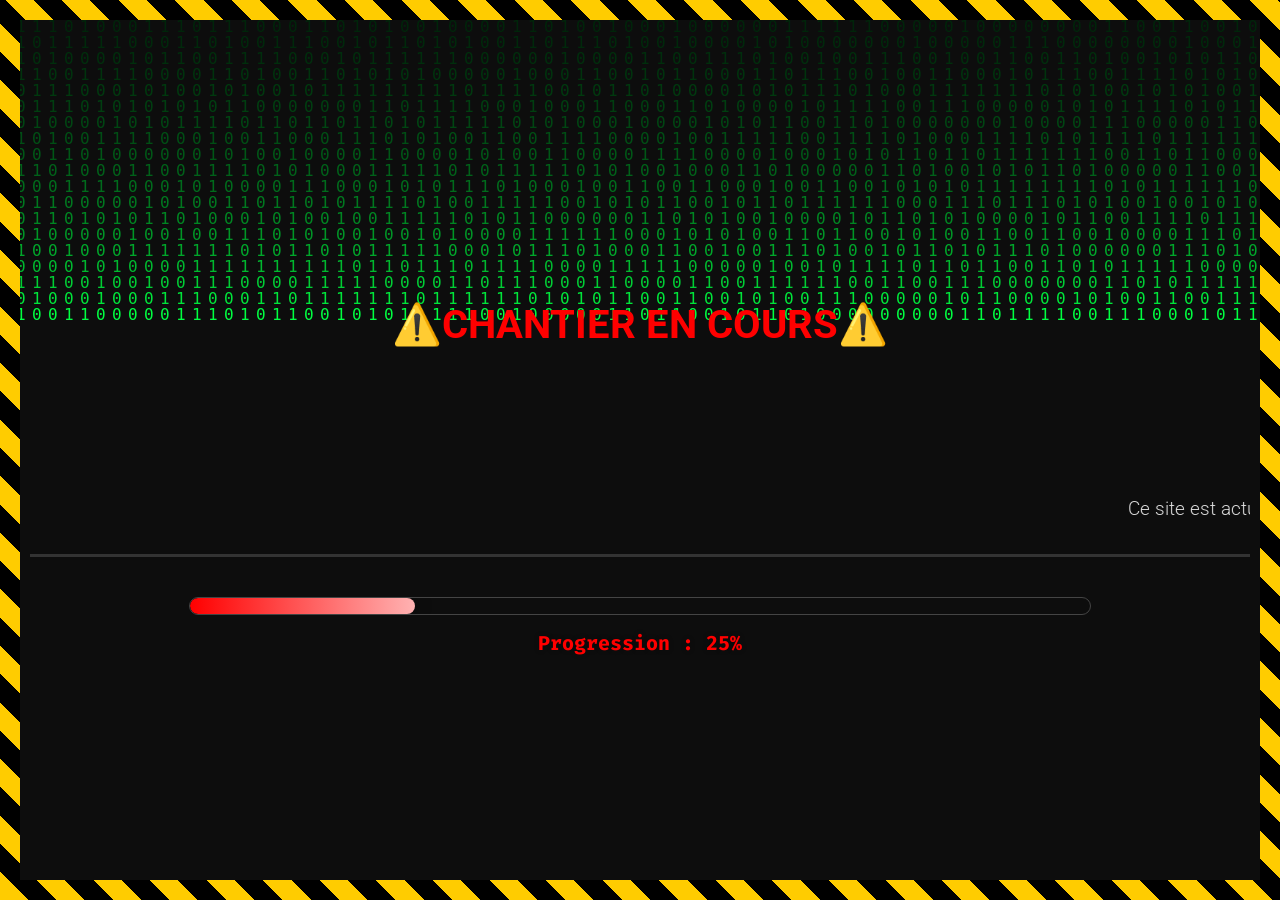
<file: index.html>
<!doctype html>
<html lang="fr">
  <head>
    <meta charset="UTF-8" />
    <meta name="viewport" content="width=device-width, initial-scale=1.0" />
    <title>Chantier en cours</title>
    <link
      href="https://fonts.googleapis.com/css2?family=Roboto:wght@300;700;900&family=Fira+Code&display=swap"
      rel="stylesheet"
    />

    <style>
      body {
        margin: 0;
        background-color: #1212129a;
        color: #fff;
        font-family: "Roboto", sans-serif;
        display: flex;
        justify-content: center;
        align-items: center;
        height: 100vh;
        overflow: hidden;
        cursor:
          url("data:image/svg+xml;utf8,<svg xmlns='http://www.w3.org/2000/svg'  width='40' height='48' style='font-size:24px'><text y='1.2em'>🔨</text></svg>"),
          auto;
      }

      body::before {
        content: "";
        position: absolute;
        z-index: 5;
        top: 0;
        left: 0;
        right: 0;
        bottom: 0;
        pointer-events: none;
        border: 20px solid;
        border-image: repeating-linear-gradient(
            45deg,
            #ffcc00,
            #ffcc00 20px,
            #000 20px,
            #000 40px
          )
          20;
      }

      #matrix-canvas {
        position: absolute;
        top: 0;
        left: 0;
        z-index: 0; /* Derrière le contenu */
      }

      .container {
        position: relative;
        z-index: 5; /* Devant la Matrix */
        text-align: center;
        width: 100%;
        background: rgba(
          18,
          18,
          18,
          0
        ); /* Fond semi-transparent pour lire le texte */
        padding: 30px;
        border-radius: 15px;
      }

      h1 {
        font-size: 2.5rem;
        color: #ff0000;
        text-transform: uppercase;
        padding-top: 50px;
        animation: clignotement-alerte 1.5s infinite;
      }

      @keyframes clignotement-alerte {
        0%,
        100% {
          opacity: 1;
          text-shadow: 0 0 20px rgba(250, 0, 0, 0.8);
        }
        50% {
          opacity: 0.6;
          text-shadow: 0 0 20px rgba(255, 0, 0, 0);
        }
      }

      .zone-chantier {
        display: flex;
        align-items: flex-end;
        justify-content: flex-start;
        height: 180px;
        margin-bottom: 10px;
        border-bottom: 3px solid #333;
        position: relative;
        overflow: hidden;
      }

      #pousseur-physique {
        position: absolute;
        bottom: 0;
        display: flex;
        align-items: flex-end;
        width: max-content;
        will-change: transform;
        transform: scaleX(-1);
      }

      .pelleteuse {
        position: relative;
        width: 100px;
        height: 60px;
        background: #ffcc00;
        border-radius: 5px 20px 5px 5px;
        flex-shrink: 0;
        z-index: 2;
        margin-bottom: 15px;
      }

      .pelleteuse::before {
        content: "👷";
        position: absolute;
        top: -30px;
        left: 10px;
        width: 40px;
        height: 35px;
        border: 2px solid #ffcc00;
        display: flex;
        justify-content: center;
        align-items: center;
      }

      .roue {
        position: absolute;
        bottom: -15px;
        width: 36px;
        height: 36px;
        background: #222;
        border: 3px dashed #444; /* Les tirets créent l'effet visuel de rotation */
        border-radius: 50%;
        animation: rouler 2s linear infinite;
      }

      .roue-arriere {
        left: 5px;
      }

      .roue-avant {
        right: 7px;
      }

      @keyframes rouler {
        from {
          transform: rotate(0deg);
        }
        to {
          transform: rotate(360deg);
        }
      }

      .bras {
        position: absolute;
        right: -40px;
        top: 10px;
        width: 50px;
        height: 12px;
        background: #ffcc00;
        transform-origin: left;
        animation: creuser 1.5s ease-in-out infinite;
      }

      .godet {
        position: absolute;
        right: -15px;
        bottom: -8px;
        width: 25px;
        height: 20px;
        background: #444;
        border-radius: 0 0 10px 10px;
      }

      #message {
        font-size: 1.2rem;
        color: #ddd;
        font-weight: 300;
        margin: 0 0 30px 60px;
        z-index: 1;
        flex-shrink: 0;
        text-align: justify;
        line-height: 1.5;
        transform: scaleX(-1);
        white-space: nowrap;
      }

      @keyframes creuser {
        0%,
        100% {
          transform: rotate(5deg);
        }
        50% {
          transform: rotate(25deg);
        }
      }

      /* STYLE DE LA BARRE AMÉLIORÉ */
      .barre-container {
        width: 95%;
        max-width: 900px;
        height: 16px;
        border-radius: 10px;
        margin: 40px auto 0 auto;
        border: 1px solid #444;
        overflow: hidden;
        position: relative;
      }

      #barre-remplissage {
        width: 0%;
        height: 100%;
        /* Gradient pour l'effet de défilement lumineux */
        background: linear-gradient(
          90deg,
          #ff0000 0%,
          #ffb2b2 50%,
          #ff0000 100%
        );
        background-size: 200% 100%;
        border-radius: 10px;
        box-shadow: 0 0 15px rgba(0, 0, 0, 0.5);
        transition: width 0.5s ease;
        animation:
          defilement-lumineux 6s linear infinite,
          clignotement-doux 3s ease-in-out infinite;
      }

      /* Animation du passage de la lumière */
      @keyframes defilement-lumineux {
        0% {
          background-position: 200% 0;
        }
        100% {
          background-position: -200% 0;
        }
      }

      /* Animation du clignotement de l'éclat */
      @keyframes clignotement-doux {
        0%,
        100% {
          opacity: 1;
          filter: brightness(1);
        }
        50% {
          opacity: 0.8;
          filter: brightness(1.3);
        }
      }

      #pourcentage {
        font-size: 20px;
        margin-top: 15px;
        font-family: "Fira Code", monospace;
        color: #ff0000;
        font-weight: bold;
        text-shadow: 0 0 5px rgba(0, 0, 0, 0.3);
      }
    </style>
  </head>
  <body>
    <canvas id="matrix-canvas"></canvas>
    <div class="container">
      <h1>⚠️Chantier en cours⚠️</h1>

      <div class="zone-chantier">
        <div id="pousseur-physique">
          <div class="pelleteuse">
            <div class="roue roue-arriere"></div>
            <div class="roue roue-avant"></div>
            <div class="bras">
              <div class="godet"></div>
            </div>
          </div>

          <div id="message">
            Ce site est actuellement en cours de développement. Notre équipe
            d'ouvriers travaille d'arrache-pied pour ouvrir ce site rapidement.
          </div>
        </div>
      </div>

      <div class="barre-container">
        <div id="barre-remplissage"></div>
      </div>

      <p id="pourcentage">Progression : 0%</p>
    </div>

    <script>
      const canvas = document.getElementById("matrix-canvas");
      const ctx = canvas.getContext("2d");
      function resize() {
        canvas.width = window.innerWidth;
        canvas.height = window.innerHeight;
      }
      resize();
      window.onresize = resize;

      const fontSize = 16;
      const columns = canvas.width / fontSize;
      const drops = Array.from({ length: columns }).fill(1);

      function drawMatrix() {
        ctx.fillStyle = "rgba(0, 0, 0, 0.1)";
        ctx.fillRect(0, 0, canvas.width, canvas.height);
        ctx.fillStyle = "#00ff41";
        ctx.font = fontSize + "px monospace";
        for (let i = 0; i < drops.length; i++) {
          const text = Math.round(Math.random());
          ctx.fillText(text, i * fontSize, drops[i] * fontSize);
          if (drops[i] * fontSize > canvas.height && Math.random() > 0.975)
            drops[i] = 0;
          drops[i]++;
        }
      }
      setInterval(drawMatrix, 50);

      const AVANCEMENT_REEL = 25;
      document.getElementById("barre-remplissage").style.width =
        AVANCEMENT_REEL + "%";
      document.getElementById("pourcentage").textContent =
        `Progression : ${AVANCEMENT_REEL}%`;

      const groupe = document.getElementById("pousseur-physique");
      const zone = document.querySelector(".zone-chantier");
      let position = zone.offsetWidth; // Commence à droite de la zone

      function glisser() {
        const limiteDroite = zone.offsetWidth;
        const largeurGroupe = groupe.offsetWidth;

        position -= 2; // Vitesse de déplacement

        if (position < -largeurGroupe) {
          position = limiteDroite; // On repart de l'extérieur droit
        }

        groupe.style.left = position + "px";

        requestAnimationFrame(glisser);
      }

      glisser();
    </script>
  </body>
</html>
</file>
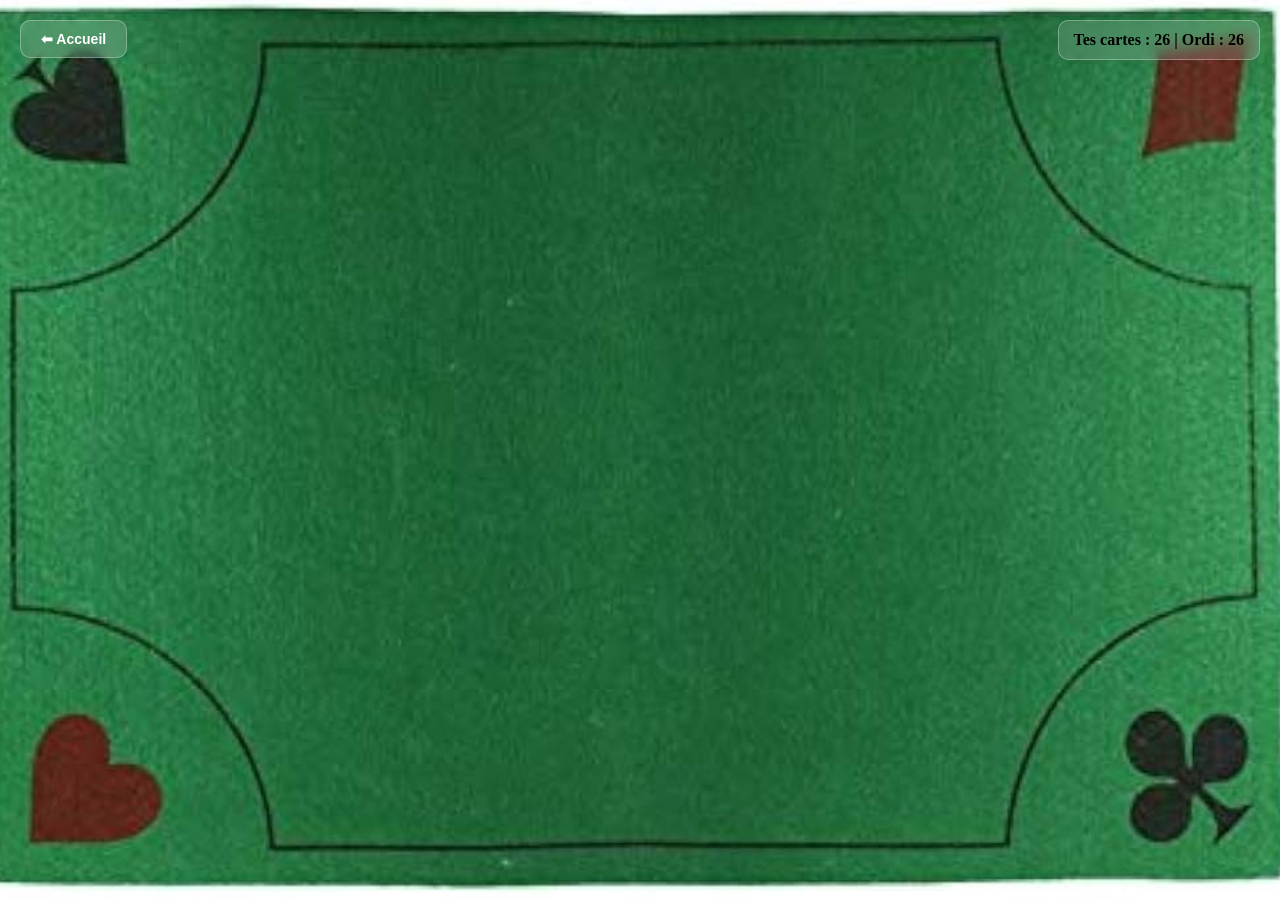
<file: bataille/index.html>
<!doctype html>
<html lang="fr">
  <head>
    <meta charset="UTF-8" />
    <meta name="viewport" content="width=device-width, initial-scale=1.0" />
    <title>Game Hub - Bataille</title>
    <link rel="stylesheet" href="styles/style.css" />
  </head>
  <body>
    <div id="compteur" class="hidden"></div>
    <div id="plateau"></div>
    <button id="btn-retour" class="btn-menu">⬅ Accueil</button>

    <script src="scripts/script.js"></script>
  </body>
</html>
</file>
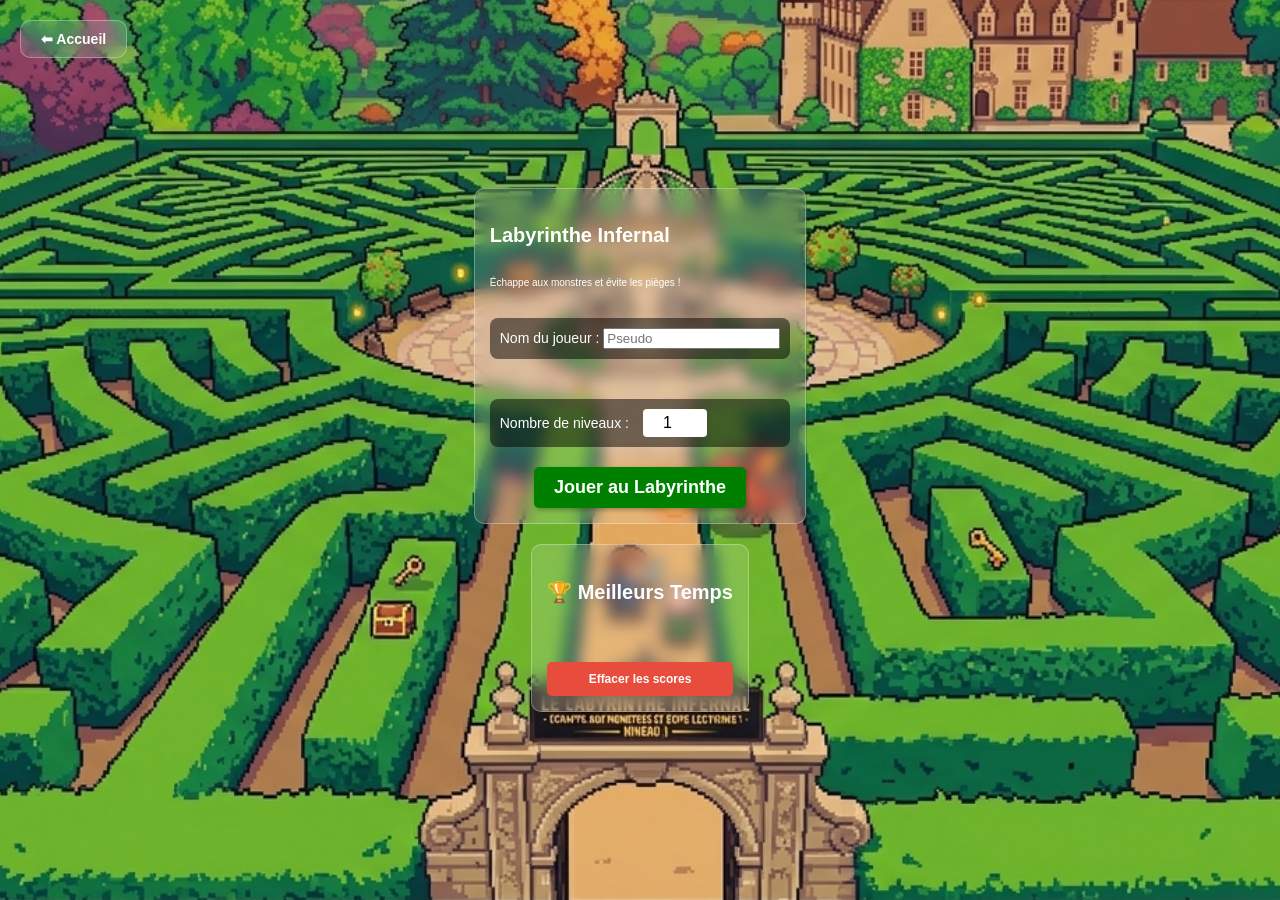
<file: labyrinthe/index.html>
<!doctype html>
<html lang="fr">
  <head>
    <meta charset="UTF-8" />
    <meta name="viewport" content="width=device-width, initial-scale=1.0" />
    <title>Game Hub - Labyrinthe</title>
    <link rel="stylesheet" href="styles/style.css" />
  </head>
  <body>
    <div class="carte-jeu" id="ecran-accueil">
      <h3>Labyrinthe Infernal</h3>
      <p>Échappe aux monstres et évite les pièges !</p>

      <!-- Ajoutez l'input nom dans la carte-jeu existante[cite: 1] -->
      <div class="config-jeu">
        <label for="input-joueur">Nom du joueur :</label>
        <input
          type="text"
          id="input-joueur"
          placeholder="Pseudo"
          maxlength="15"
        />
      </div>

      <div class="config-jeu">
        <label for="input-niveaux">Nombre de niveaux :</label>
        <input type="number" id="input-niveaux" value="1" min="1" max="100" />
      </div>

      <button id="btn-start" class="bts-start">Jouer au Labyrinthe</button>
    </div>

    <!-- Ajoutez un affichage pour le temps à côté du compteur de niveau[cite: 1] -->
    <div id="chrono" class="hidden">Temps : 0.0s</div>

    <!-- Ajoutez une section pour le classement (Leaderboard) sous l'accueil[cite: 1] -->
    <div id="classement" class="carte-jeu">
      <h3>🏆 Meilleurs Temps</h3>
      <ul id="liste-scores"></ul>
      <button
        id="btn-reset-scores"
        style="background-color: #e74c3c; margin-top: 10px; font-size: 1.2rem"
      >
        Effacer les scores
      </button>
    </div>

    <div id="compteur" class="hidden">Niveau : 1 / 1</div>
    <div id="labyrinthe" class="hidden"></div>
    <button id="btn-retour" class="btn-menu">⬅ Accueil</button>

    <script src="scripts/script.js"></script>
  </body>
</html>
</file>
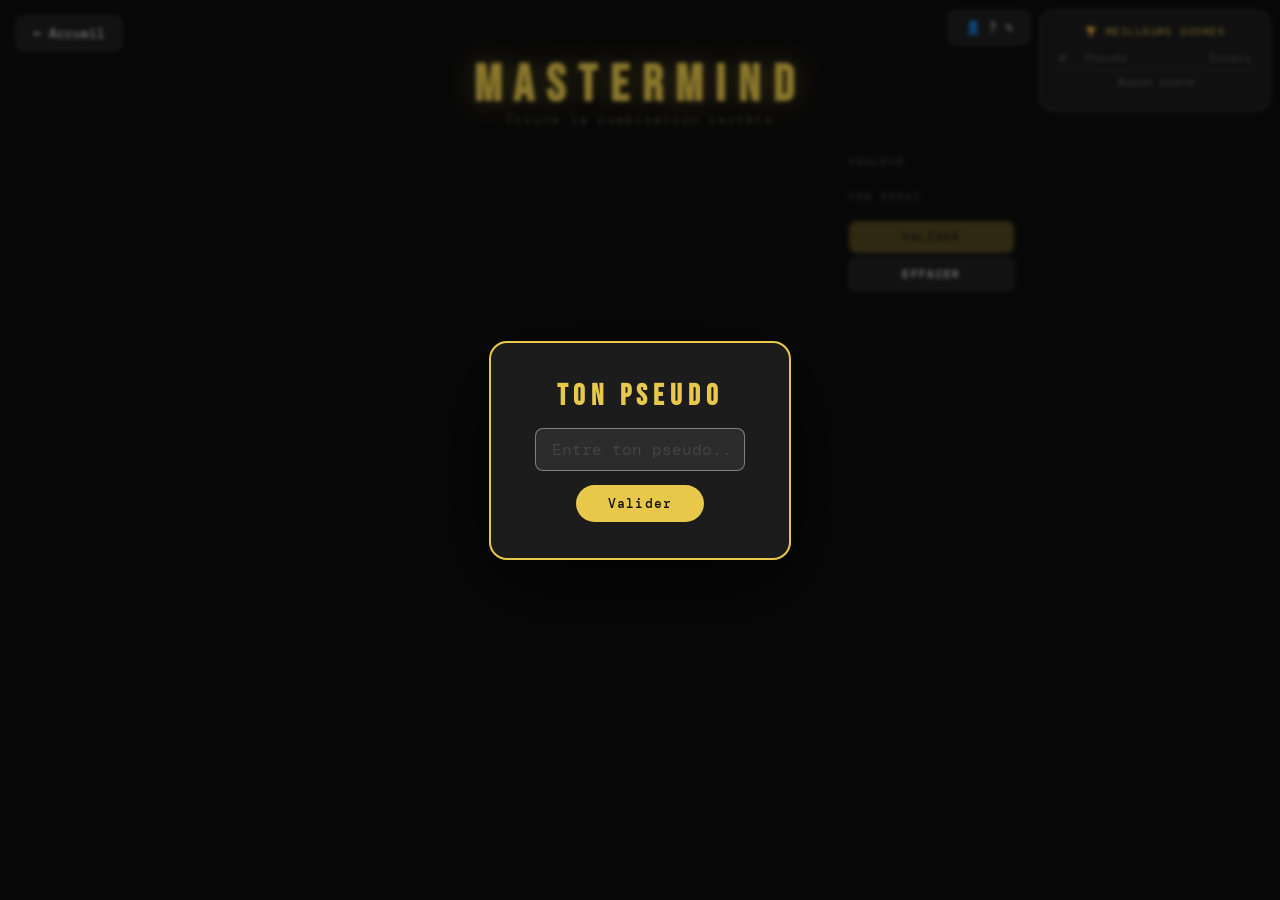
<file: mastermind/index.html>
<!doctype html>
<html lang="fr">
  <head>
    <meta charset="UTF-8" />
    <meta name="viewport" content="width=device-width, initial-scale=1.0" />
    <title>Game Hub - Mastermind</title>
    <link rel="preconnect" href="https://fonts.googleapis.com" />
    <link
      href="https://fonts.googleapis.com/css2?family=Bebas+Neue&family=DM+Mono:wght@400;500&display=swap"
      rel="stylesheet"
    />
    <link rel="stylesheet" href="styles/style.css" />
  </head>
  <body>
    <!-- Bouton retour -->
    <button id="btn-retour" class="btn-menu">⬅ Accueil</button>

    <!-- Bouton joueur -->
    <button id="btn-changer-joueur" class="btn-menu btn-joueur">
      👤 <span id="pseudo-affiche">?</span> ✎
    </button>
    <!-- Scoreboard -->
    <div id="scoreboard">
      <div id="scoreboard-titre">🏆 MEILLEURS SCORES</div>
      <table id="score-table">
        <thead>
          <tr>
            <th>#</th>
            <th>Pseudo</th>
            <th>Essais</th>
          </tr>
        </thead>
        <tbody id="score-body">
          <tr>
            <td colspan="3" class="vide">Aucun score</td>
          </tr>
        </tbody>
      </table>
    </div>

    <!-- Modal pseudo -->
    <div id="modal-pseudo" class="modal-overlay hidden">
      <div class="modal-box">
        <h2>TON PSEUDO</h2>
        <input
          type="text"
          id="input-pseudo"
          maxlength="16"
          placeholder="Entre ton pseudo..."
        />
        <button id="btn-valider-pseudo">Valider</button>
      </div>
    </div>

    <!-- Modal fin de partie -->
    <div id="modal-fin" class="modal-overlay hidden">
      <div class="modal-box">
        <div id="fin-emoji">🏆</div>
        <h2 id="fin-titre">GAGNÉ !</h2>
        <p id="fin-message">
          Tu as trouvé en <strong id="fin-essais">?</strong> essais.
        </p>
        <div id="solution-reveal"></div>
        <button id="btn-rejouer">Rejouer</button>
      </div>
    </div>

    <div id="app">
      <!-- Titre -->
      <div id="header">
        <h1 id="titre">MASTERMIND</h1>
        <p id="sous-titre">Trouve la combinaison secrète</p>
      </div>

      <!-- Zone principale -->
      <div id="main">
        <!-- Grille des essais -->
        <div id="grille-wrapper">
          <div id="grille">
            <!-- Les 10 lignes générées en JS -->
          </div>
        </div>

        <!-- Panneau droit -->
        <div id="panneau">
          <!-- Palette de couleurs -->
          <div id="palette-section">
            <div class="section-label">COULEUR</div>
            <div id="palette"></div>
          </div>

          <!-- Ligne active (slots à remplir) -->
          <div id="slots-section">
            <div class="section-label">TON ESSAI</div>
            <div id="slots-actifs"></div>
            <button id="btn-valider" disabled>VALIDER</button>
            <button id="btn-effacer">EFFACER</button>
          </div>
        </div>
      </div>
    </div>

    <script src="scripts/script.js"></script>
  </body>
</html>
</file>
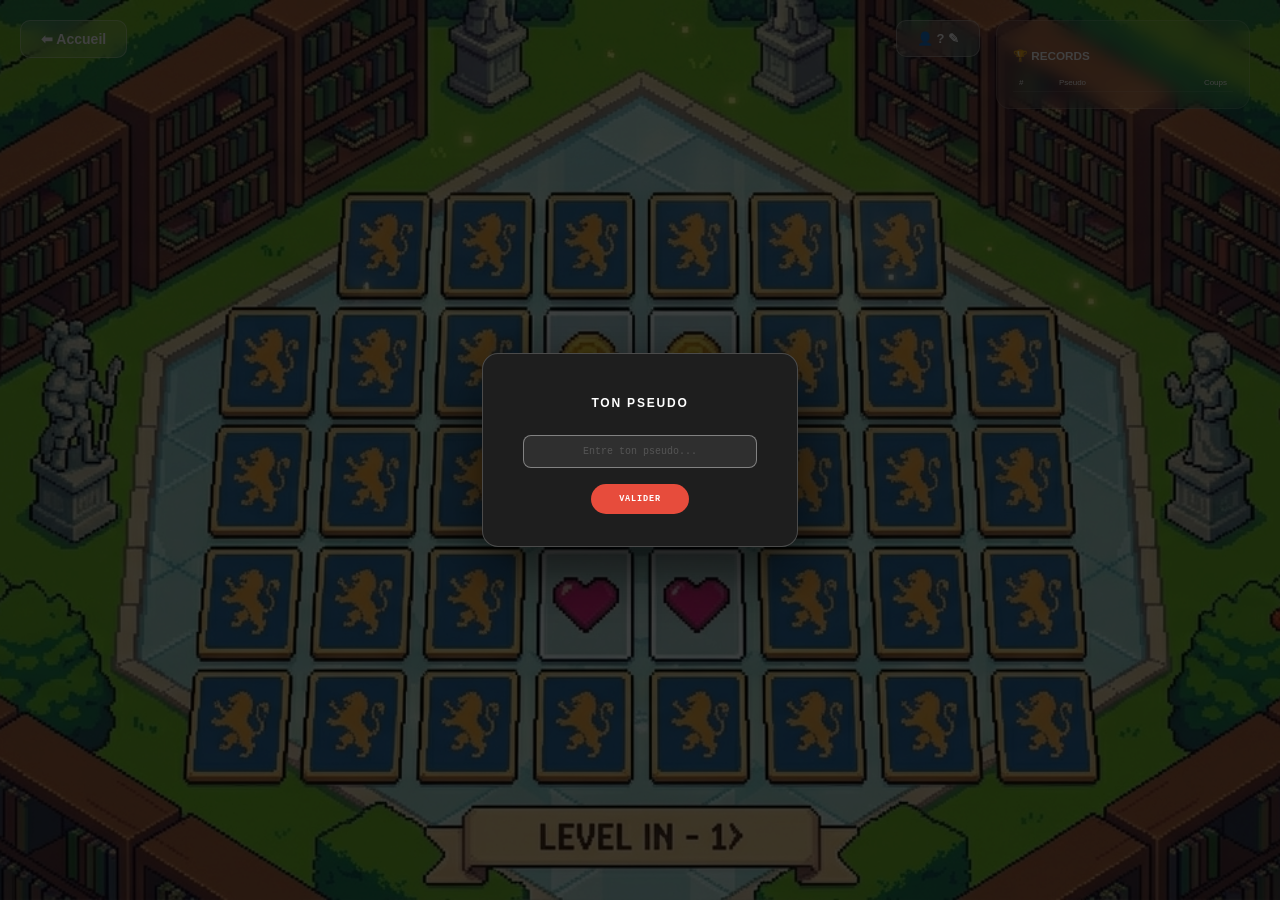
<file: memory/index.html>
<!doctype html>
<html lang="fr">
  <head>
    <meta charset="UTF-8" />
    <meta name="viewport" content="width=device-width, initial-scale=1.0" />
    <title>Game Hub - Memory</title>
    <link rel="stylesheet" href="styles/style.css" />
  </head>
  <body>
    <div id="compteur" class="hidden">Paires : 0 / 10 — Coups : 0</div>
    <div id="plateau"></div>

    <button id="btn-changer-joueur" class="btn-menu btn-joueur">
      👤 <span id="pseudo-affiche">?</span> ✎
    </button>

    <div id="scoreboard">
      <h3>🏆 RECORDS</h3>
      <table id="score-table">
        <thead>
          <tr>
            <th>#</th>
            <th>Pseudo</th>
            <th>Coups</th>
          </tr>
        </thead>
        <tbody id="score-body"></tbody>
      </table>
    </div>

    <div id="modal-pseudo" class="modal-overlay hidden">
      <div class="modal-box">
        <h2>TON PSEUDO</h2>
        <input
          type="text"
          id="input-pseudo"
          maxlength="16"
          placeholder="Entre ton pseudo..."
        />
        <button id="btn-valider-pseudo">VALIDER</button>
      </div>
    </div>

    <button id="btn-retour" class="btn-menu">⬅ Accueil</button>
    <button id="btn-rejouer" style="display: none">Rejouer</button>

    <script src="scripts/script.js"></script>
  </body>
</html>
</file>
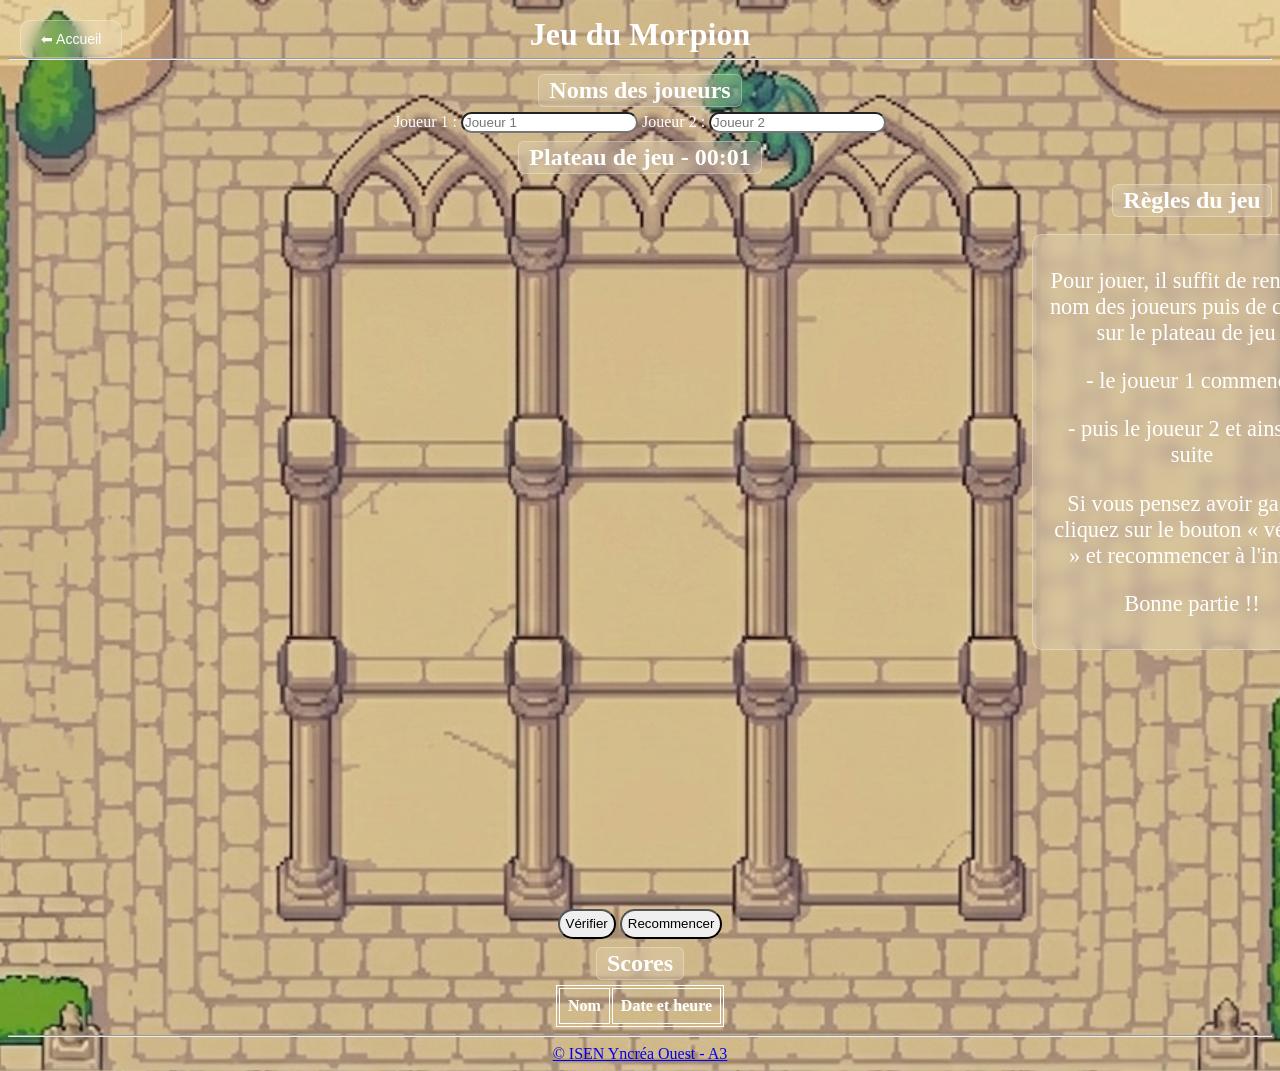
<file: morpion/index.html>
<!doctype html>
<html lang="fr">
  <head>
    <!-- Meta tags -->
    <meta charset="utf-8" />
    <meta
      name="viewport"
      content="width=device-width, initial-scale=1, shrink-to-fit=no"
    />
    <meta name="author" content="Thibault Napoléon" />

    <!-- Title -->
    <title></title>

    <!-- CSS Styles -->
    <link rel="stylesheet" type="text/css" href="styles/style.css" />
    <script src="scripts/script.js" defer></script>
    <!-- JS Scripts -->
  </head>
  <body>
    <button id="btn-retour" class="btn-menu">⬅ Accueil</button>
    <!-- Header -->
    <header>
      <h1>Jeu du Morpion</h1>
      <hr />
    </header>

    <!-- Players -->
    <section>
      <h2>Noms des joueurs</h2>
      <div class="joueurs-ligne">
        <label for="player1">Joueur 1 :</label>
        <input name="player1" type="text" placeholder="Joueur 1" />
        <label for="player2">Joueur 2 :</label>
        <input name="player2" type="text" placeholder="Joueur 2" />
      </div>
    </section>

    <!-- Board -->
    <section>
      <form>
        <h2>Plateau de jeu <span id="timer"></span></h2>
        <div class="game">
          <div class="board">
            <span id="cell0" class="cell"></span>
            <span id="cell1" class="cell"></span>
            <span id="cell2" class="cell"></span>
            <span id="cell3" class="cell"></span>
            <span id="cell4" class="cell"></span>
            <span id="cell5" class="cell"></span>
            <span id="cell6" class="cell"></span>
            <span id="cell7" class="cell"></span>
            <span id="cell8" class="cell"></span>
          </div>
          <div>
            <h2>Règles du jeu</h2>
            <br />
            <div id="rules">
              <p>
                Pour jouer, il suffit de rentrer le nom des joueurs puis de
                cliquer sur le plateau de jeu :
              </p>
              <p>- le joueur 1 commence</p>
              <p>- puis le joueur 2 et ainsi de suite</p>
              <p>
                Si vous pensez avoir gagné, cliquez sur le bouton « vérifier »
                et recommencer à l'infini.
              </p>
              <p>Bonne partie !!</p>
            </div>
          </div>
        </div>
        <div class="boutons-jeu">
          <button id="play" type="button">Vérifier</button>
          <button id="reset" type="button">Recommencer</button>
        </div>
      </form>
    </section>

    <!-- Scores -->
    <section>
      <h2>Scores</h2>
      <table id="scores">
        <thead>
          <tr>
            <th>Nom</th>
            <th>Date et heure</th>
          </tr>
        </thead>
      </table>
      <br />
    </section>

    <!-- Footer -->
    <footer>
      <hr />
      <a href="https://www.isen.fr/" target="_blank"
        >&copy; ISEN Yncréa Ouest - A3</a
      >
    </footer>
  </body>
</html>
</file>
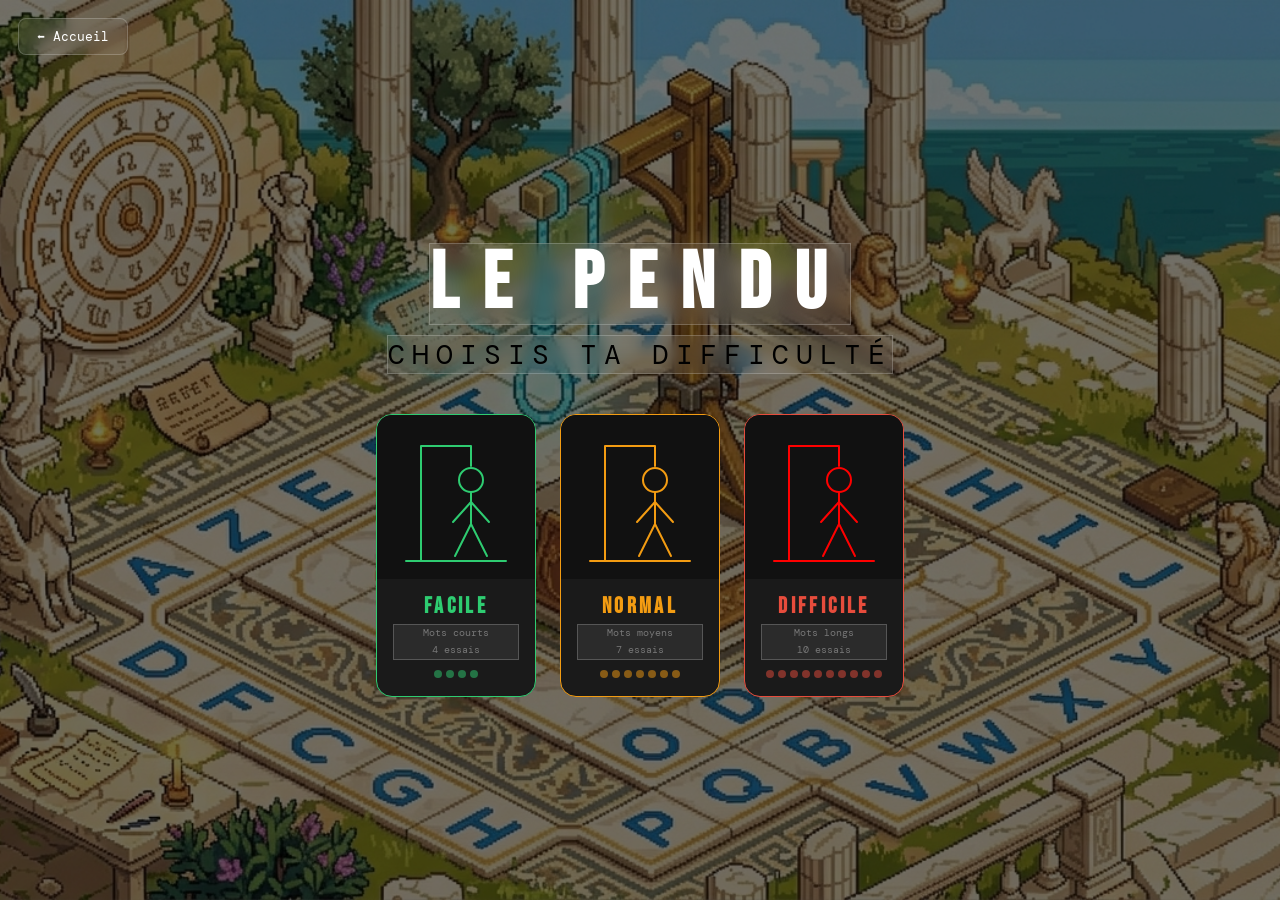
<file: pendu/index.html>
<!doctype html>
<html lang="fr">
  <head>
    <meta charset="UTF-8" />
    <meta name="viewport" content="width=device-width, initial-scale=1.0" />
    <title>Game Hub - Pendu</title>
    <link rel="preconnect" href="https://fonts.googleapis.com" />
    <link
      href="https://fonts.googleapis.com/css2?family=Bebas+Neue&family=DM+Mono:wght@400;500&display=swap"
      rel="stylesheet"
    />
    <link rel="stylesheet" href="styles/style.css" />
  </head>
  <body>
    <button class="btn-menu" id="btn-retour-pendu">⬅ Accueil</button>

    <!-- ============ ÉCRAN CHOIX DIFFICULTÉ ============ -->
    <section id="ecran-difficulte">
      <h1 id="titre-pendu">LE PENDU</h1>
      <p id="sous-titre-pendu">Choisis ta difficulté</p>

      <div id="cartes-difficulte">
        <div class="carte-diff" data-diff="facile">
          <div class="carte-diff-canvas-wrapper">
            <canvas
              class="mini-canvas"
              id="canvas-facile"
              width="120"
              height="140"
            ></canvas>
          </div>
          <div class="carte-diff-info">
            <h2>FACILE</h2>
            <p>Mots courts<br />4 essais</p>
            <div class="diff-essais">
              <span class="pip"></span>
              <span class="pip"></span>
              <span class="pip"></span>
              <span class="pip"></span>
            </div>
          </div>
        </div>

        <div class="carte-diff" data-diff="normal">
          <div class="carte-diff-canvas-wrapper">
            <canvas
              class="mini-canvas"
              id="canvas-normal"
              width="120"
              height="140"
            ></canvas>
          </div>
          <div class="carte-diff-info">
            <h2>NORMAL</h2>
            <p>Mots moyens<br />7 essais</p>
            <div class="diff-essais">
              <span class="pip"></span>
              <span class="pip"></span>
              <span class="pip"></span>
              <span class="pip"></span>
              <span class="pip"></span>
              <span class="pip"></span>
              <span class="pip"></span>
            </div>
          </div>
        </div>

        <div class="carte-diff" data-diff="difficile">
          <div class="carte-diff-canvas-wrapper">
            <canvas
              class="mini-canvas"
              id="canvas-difficile"
              width="120"
              height="140"
            ></canvas>
          </div>
          <div class="carte-diff-info">
            <h2>DIFFICILE</h2>
            <p>Mots longs<br />10 essais</p>
            <div class="diff-essais">
              <span class="pip"></span>
              <span class="pip"></span>
              <span class="pip"></span>
              <span class="pip"></span>
              <span class="pip"></span>
              <span class="pip"></span>
              <span class="pip"></span>
              <span class="pip"></span>
              <span class="pip"></span>
              <span class="pip"></span>
            </div>
          </div>
        </div>
      </div>
    </section>

    <!-- ============ ÉCRAN JEU ============ -->
    <section id="ecran-jeu" class="hidden">
      <button id="btn-rejouer" class="btn-action">↺ Rejouer</button>
      <button id="btn-changer-diff" class="btn-action">⚙ Difficulté</button>

      <div class="game-container">
        <div id="label-difficulte"></div>
        <canvas id="monCanvas" width="200" height="220"></canvas>
        <div id="mot-a-deviner"></div>
        <div id="clavier-virtuel"></div>
        <div id="statut-pendu">
          Essais restants : <span id="essais">?</span>
        </div>
      </div>
    </section>

    <script src="scripts/data.js"></script>
    <script src="scripts/script.js"></script>
  </body>
</html>
</file>
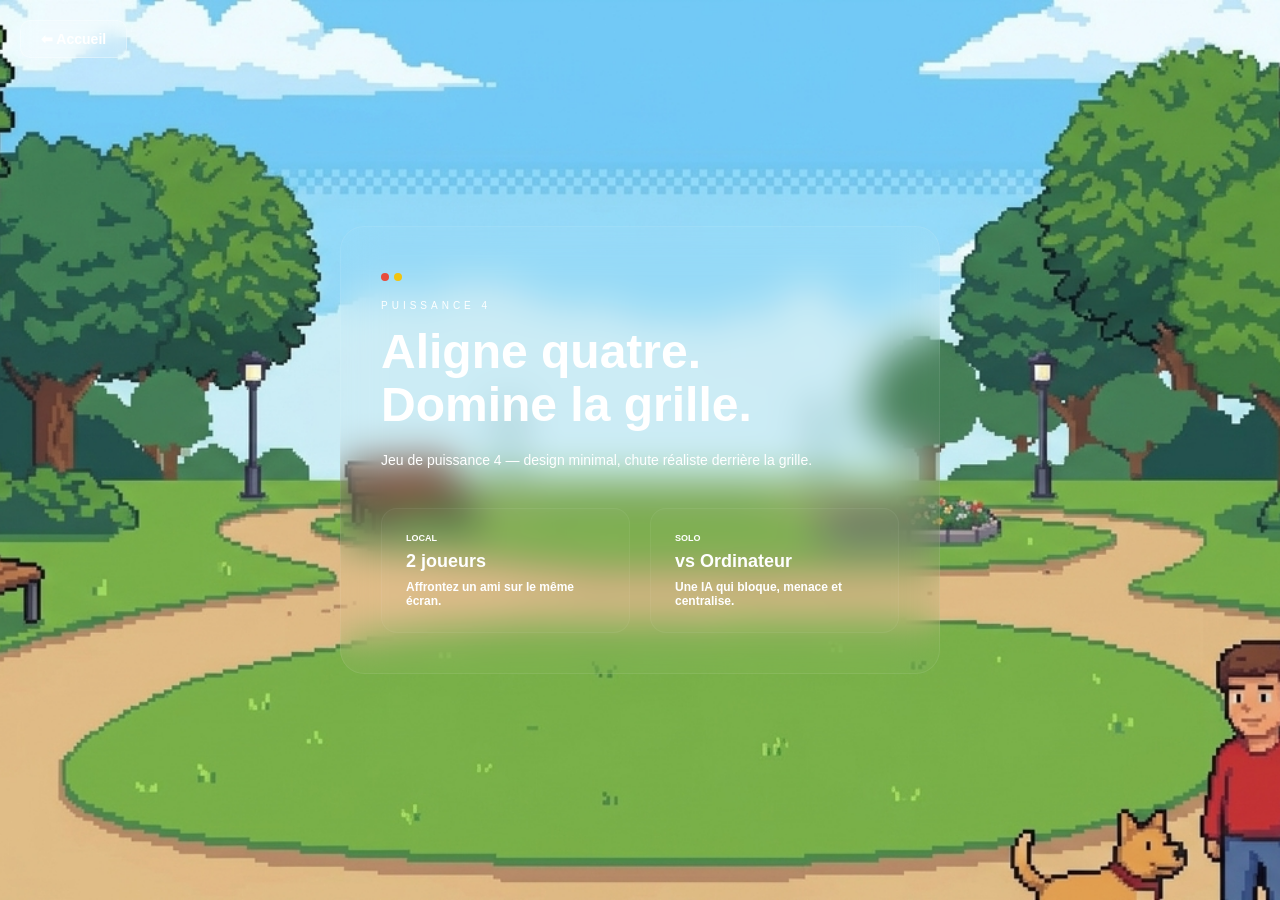
<file: puissance4/index.html>
<!doctype html>
<html lang="fr">
  <head>
    <meta charset="UTF-8" />
    <meta name="viewport" content="width=device-width, initial-scale=1.0" />
    <title>Puissance 4</title>
    <link rel="stylesheet" href="styles/style.css" />
  </head>
  <body>
    <button id="btn-menu" class="btn-menu">⬅ Accueil</button>
    <div id="app">
      <div id="status">
        <span class="dot d1"></span>
        <b id="cur">Rouge</b>
      </div>

      <div id="setup-overlay">
        <div class="menu-card">
          <header>
            <div class="dots"><span></span><span></span></div>
            <p class="subtitle">PUISSANCE 4</p>
            <h1>Aligne quatre.<br />Domine la grille.</h1>
            <p class="desc">
              Jeu de puissance 4 — design minimal, chute réaliste derrière la
              grille.
            </p>
          </header>

          <div class="modes">
            <button class="mode-btn" onclick="startGame('2p')">
              <span class="tag">LOCAL</span>
              <span class="title">2 joueurs</span>
              <span class="detail">Affrontez un ami sur le même écran.</span>
            </button>

            <button class="mode-btn" onclick="startGame('ia')">
              <span class="tag">SOLO</span>
              <span class="title">vs Ordinateur</span>
              <span class="detail"
                >Une IA qui bloque, menace et centralise.</span
              >
            </button>
          </div>
        </div>
      </div>

      <div id="board-wrap">
        <!-- Prévisualisation du jeton au survol -->
        <div id="ghost-row"></div>

        <div id="board">
          <!-- Couche des jetons (sous la grille) -->
          <div id="tokens-layer"></div>
          <!-- Couche de la plaque bleue (avec trous transparents) -->
          <div id="grid-cover"></div>
          <!-- Couche invisible pour détecter les clics sur les colonnes -->
          <div id="cols-layer"></div>
        </div>
      </div>

      <div id="bottom">
        <button class="reset" onclick="reset()">Nouvelle partie</button>
        <button id="btn-retour" class="btn-retour">⬅ Retour</button>
        <div id="scores">
          <div class="sc">
            <div class="dot d1"></div>
            <span id="s1">0</span>
          </div>
          <div class="sc">
            <div class="dot d2"></div>
            <span id="s2">0</span>
          </div>
        </div>
      </div>
    </div>

    <script src="scripts/script.js"></script>
  </body>
</html>
</file>
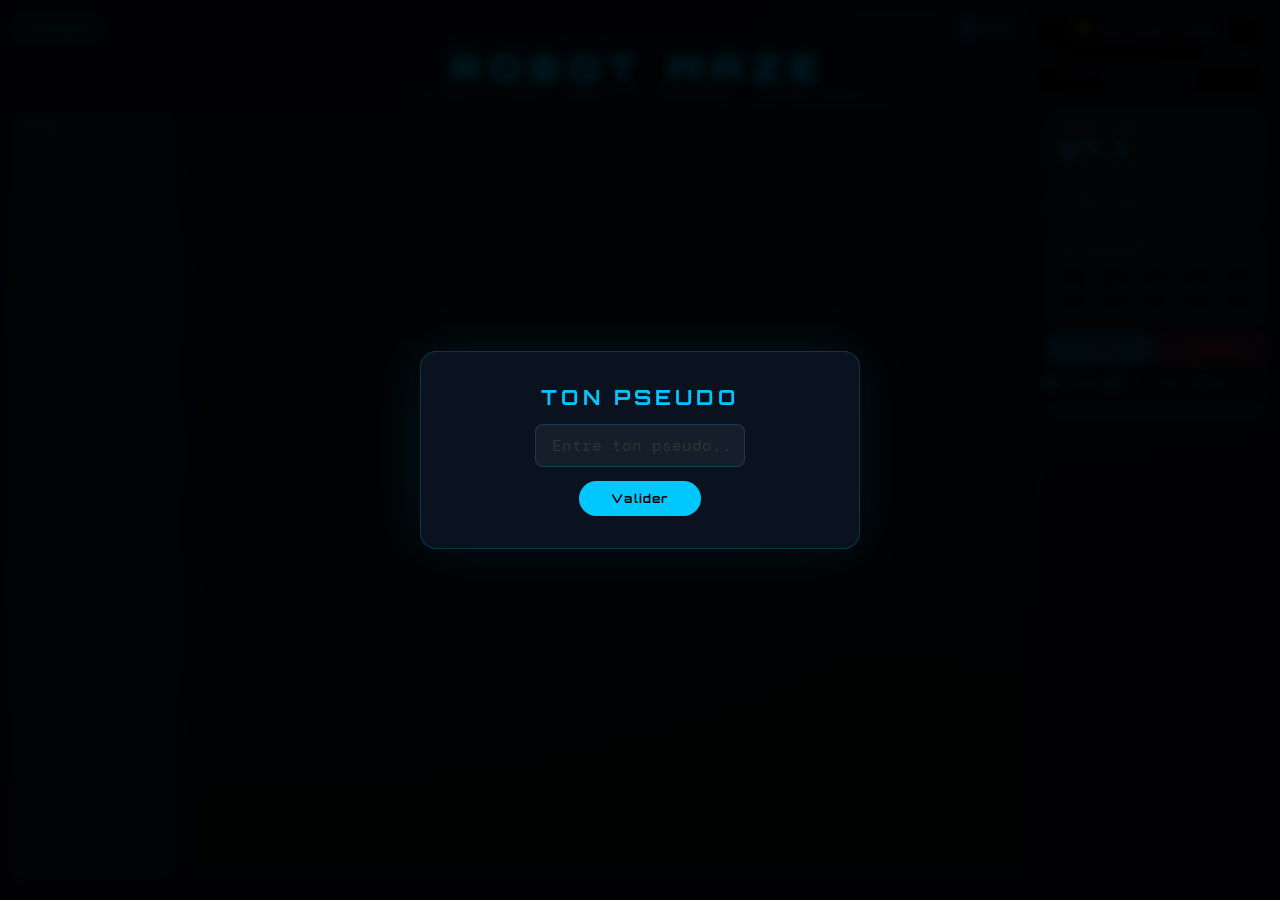
<file: robotmaze/index.html>
<!doctype html>
<html lang="fr">
  <head>
    <meta charset="UTF-8" />
    <meta name="viewport" content="width=device-width, initial-scale=1.0" />
    <title>Game Hub - Robot Maze</title>
    <link rel="preconnect" href="https://fonts.googleapis.com" />
    <link
      href="https://fonts.googleapis.com/css2?family=Orbitron:wght@400;700;900&family=DM+Mono:wght@400;500&display=swap"
      rel="stylesheet"
    />
    <link rel="stylesheet" href="styles/style.css" />
  </head>
  <body>
    <button id="btn-retour" class="btn-menu">⬅ Accueil</button>
    <button id="btn-changer-joueur" class="btn-menu btn-joueur">
      👤 <span id="pseudo-affiche">?</span> ✎
    </button>

    <!-- Scoreboard -->
    <div id="scoreboard">
      <div id="scoreboard-titre">🏆 MEILLEURS SCORES</div>
      <table id="score-table">
        <thead>
          <tr>
            <th>#</th>
            <th>Pseudo</th>
          </tr>
        </thead>
        <tbody id="score-body">
          <tr>
            <td colspan="3" class="score-vide">Aucun score</td>
          </tr>
        </tbody>
      </table>
    </div>

    <!-- Modal pseudo -->
    <div id="modal-pseudo" class="modal-overlay hidden">
      <div class="modal-box">
        <h2>TON PSEUDO</h2>
        <input
          type="text"
          id="input-pseudo"
          maxlength="16"
          placeholder="Entre ton pseudo..."
        />
        <button id="btn-valider-pseudo">Valider</button>
      </div>
    </div>

    <!-- Modal résumé de manche -->
    <div id="modal-manche" class="modal-overlay hidden">
      <div class="modal-box">
        <div id="manche-emoji">✅</div>
        <h2 id="manche-titre">MANCHE 1 TERMINÉE</h2>
        <div id="manche-classement"></div>
        <p id="manche-elimine"></p>
        <p id="manche-restants"></p>
        <button id="btn-manche-suivante">Manche suivante ▶</button>
      </div>
    </div>

    <!-- Modal fin de saison -->
    <div id="modal-victoire" class="modal-overlay hidden">
      <div class="modal-box">
        <div id="victoire-emoji">🏆</div>
        <h2 id="victoire-titre">FIN DE SAISON</h2>
        <p id="victoire-message"></p>
        <button id="btn-rejouer">Nouvelle saison</button>
      </div>
    </div>

    <div id="app">
      <div id="header">
        <h1 id="titre">ROBOT MAZE</h1>
        <p id="sous-titre">
          Programme ton robot · Élimine les adversaires · Deviens champion
        </p>
      </div>

      <div id="main">
        <!-- Tableau des PV (gauche) -->
        <div id="panneau-pv">
          <div class="section-label">ROBOTS</div>
          <div id="liste-pv"></div>
          <div id="liste-robots-pv"></div>
        </div>

        <!-- Grille -->
        <div id="grille-wrapper">
          <canvas id="canvas-jeu"></canvas>
        </div>

        <!-- Panneau droit -->
        <div id="panneau">
          <!-- Infos saison / tour -->
          <div id="info-tour">
            <div id="info-saison-ligne">
              <div>
                <div class="section-label">MANCHE</div>
                <div id="numero-manche">1/7</div>
              </div>
              <div>
                <div class="section-label">TOUR</div>
                <div id="numero-tour">1</div>
              </div>
            </div>
            <div id="robots-vivants"></div>
          </div>

          <!-- Main du joueur -->
          <div id="section-main">
            <div class="section-label">
              TA MAIN — <span id="nb-selectionnes">0</span>/5
            </div>
            <div id="cartes-main"></div>
          </div>

          <!-- Programme -->
          <div id="section-programme">
            <div class="section-label">TON PROGRAMME</div>
            <div id="slots-programme">
              <div class="slot-prog" data-slot="0">1</div>
              <div class="slot-prog" data-slot="1">2</div>
              <div class="slot-prog" data-slot="2">3</div>
              <div class="slot-prog" data-slot="3">4</div>
              <div class="slot-prog" data-slot="4">5</div>
            </div>
          </div>

          <div id="btn-zone">
            <button id="btn-valider-prog" disabled>▶ JOUER</button>
            <button id="btn-reset-prog">✕ Reset</button>
          </div>

          <!-- Légende -->
          <div id="legende">
            <div class="legende-item">
              <span class="leg-dot" style="background: #00ff88"></span>Qualifié
            </div>
            <div class="legende-item">
              <span class="leg-dot" style="background: #00c8ff"></span>Toi
            </div>
            <div class="legende-item">
              <span
                class="leg-dot"
                style="background: #000; border: 1px solid #900"
              ></span
              >Trou ☠
            </div>
            <div class="legende-item">
              <span class="leg-dot" style="background: #3a5490"></span>Mur ▪
            </div>
          </div>

          <div id="log-actions"></div>
        </div>
      </div>
    </div>

    <script src="scripts/script.js"></script>
  </body>
</html>
</file>
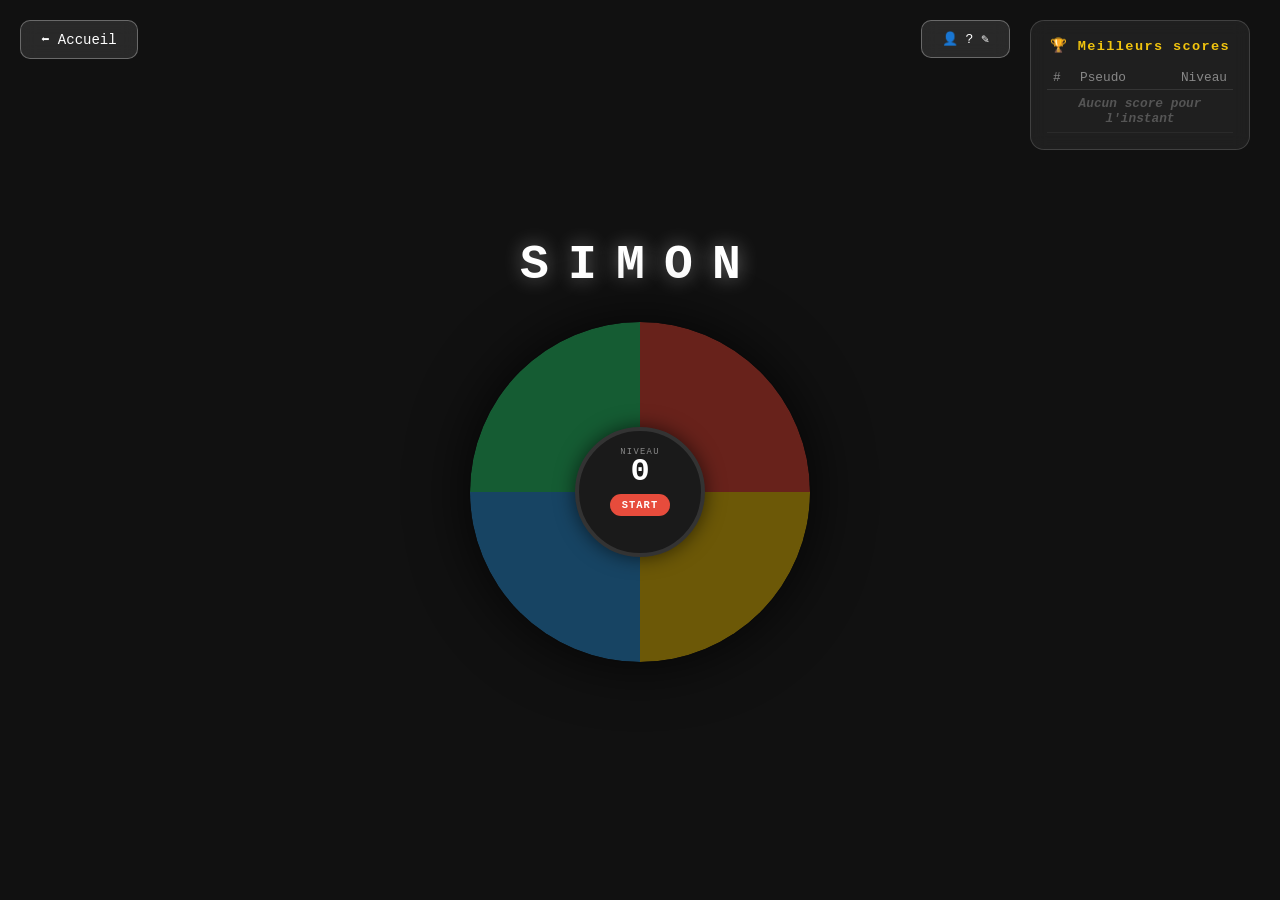
<file: simon/index.html>
<!doctype html>
<html lang="fr">
  <head>
    <meta charset="UTF-8" />
    <meta name="viewport" content="width=device-width, initial-scale=1.0" />
    <title>Game Hub - Simon</title>
    <link rel="stylesheet" href="styles/style.css" />
  </head>
  <body>
    <button id="btn-retour" class="btn-menu">⬅ Accueil</button>
    <button id="btn-changer-joueur" class="btn-menu btn-joueur">
      👤 <span id="pseudo-affiche">?</span> ✎
    </button>

    <!-- Modal saisie pseudo -->
    <div id="modal-pseudo" class="modal-overlay">
      <div class="modal-box">
        <h2>Ton pseudo</h2>
        <input
          type="text"
          id="input-pseudo"
          maxlength="16"
          placeholder="Entre ton pseudo..."
        />
        <button id="btn-valider-pseudo">Valider</button>
      </div>
    </div>

    <div id="plateau">
      <div id="titre">SIMON</div>

      <div id="simon-container">
        <div id="centre">
          <div id="score-display">
            <span id="score-label">NIVEAU</span>
            <span id="score">0</span>
          </div>
          <button id="btn-start">START</button>
          <div id="message"></div>
        </div>

        <!-- Les 4 boutons colorés -->
        <div class="bouton-simon" id="vert" data-index="0"></div>
        <div class="bouton-simon" id="rouge" data-index="1"></div>
        <div class="bouton-simon" id="bleu" data-index="2"></div>
        <div class="bouton-simon" id="jaune" data-index="3"></div>
      </div>
    </div>

    <!-- Tableau des scores -->
    <div id="scoreboard">
      <h3 id="scoreboard-titre">🏆 Meilleurs scores</h3>
      <table id="score-table">
        <thead>
          <tr>
            <th>#</th>
            <th>Pseudo</th>
            <th>Niveau</th>
          </tr>
        </thead>
        <tbody id="score-body">
          <tr>
            <td colspan="3" class="vide">Aucun score pour l'instant</td>
          </tr>
        </tbody>
      </table>
    </div>

    <script src="scripts/script.js"></script>
  </body>
</html>
</file>
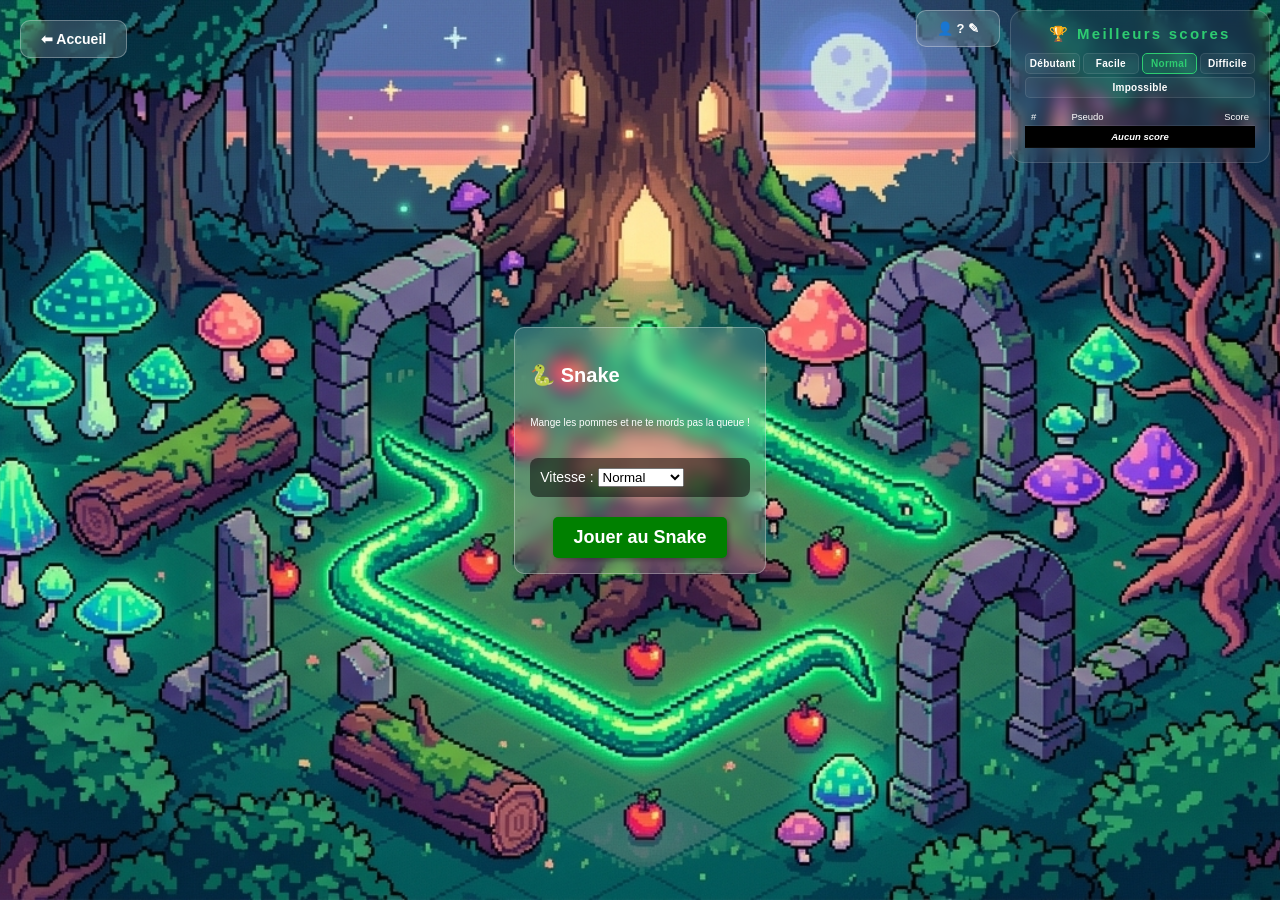
<file: snake/index.html>
<!doctype html>
<html lang="fr">
  <head>
    <meta charset="UTF-8" />
    <meta name="viewport" content="width=device-width, initial-scale=1.0" />
    <title>Game Hub - Snake</title>
    <link rel="stylesheet" href="styles/style.css" />
  </head>
  <body>
    <!-- Modal pseudo -->
    <div id="modal-pseudo" class="modal-overlay hidden">
      <div class="modal-box">
        <h2>TON PSEUDO</h2>
        <input
          type="text"
          id="input-pseudo"
          maxlength="16"
          placeholder="Entre ton pseudo..."
        />
        <button id="btn-valider-pseudo">Valider</button>
      </div>
    </div>

    <!-- Bouton joueur (haut à gauche du scoreboard) -->
    <button id="btn-changer-joueur" class="btn-menu btn-joueur">
      👤 <span id="pseudo-affiche-accueil">?</span> ✎
    </button>

    <!-- Scoreboard fixe en haut à droite -->
    <div id="scoreboard">
      <div id="scoreboard-titre">🏆 Meilleurs scores</div>
      <div id="score-tabs">
        <button class="tab active" data-diff="200">Débutant</button>
        <button class="tab" data-diff="150">Facile</button>
        <button class="tab" data-diff="100">Normal</button>
        <button class="tab" data-diff="50">Difficile</button>
        <button class="tab" data-diff="30">Impossible</button>
      </div>
      <table id="score-table">
        <thead>
          <tr>
            <th>#</th>
            <th>Pseudo</th>
            <th>Score</th>
          </tr>
        </thead>
        <tbody id="score-body">
          <tr>
            <td colspan="3" class="vide">Aucun score</td>
          </tr>
        </tbody>
      </table>
    </div>

    <!-- Écran accueil -->
    <div class="carte-jeu" id="ecran-accueil">
      <h3>🐍 Snake</h3>
      <p>Mange les pommes et ne te mords pas la queue !</p>

      <div class="config-jeu">
        <label for="input-vitesse">Vitesse :</label>
        <select id="input-vitesse">
          <option value="200">Débutant</option>
          <option value="150">Facile</option>
          <option value="100" selected>Normal</option>
          <option value="50">Difficile</option>
          <option value="30">Impossible</option>
        </select>
      </div>

      <button id="btn-start" class="bts-start">Jouer au Snake</button>
    </div>

    <canvas id="canvas-snake" class="hidden"></canvas>
    <div id="compteur" class="hidden"></div>
    <button id="btn-retour" class="btn-menu">⬅ Accueil</button>

    <script src="scripts/script.js"></script>
  </body>
</html>
</file>
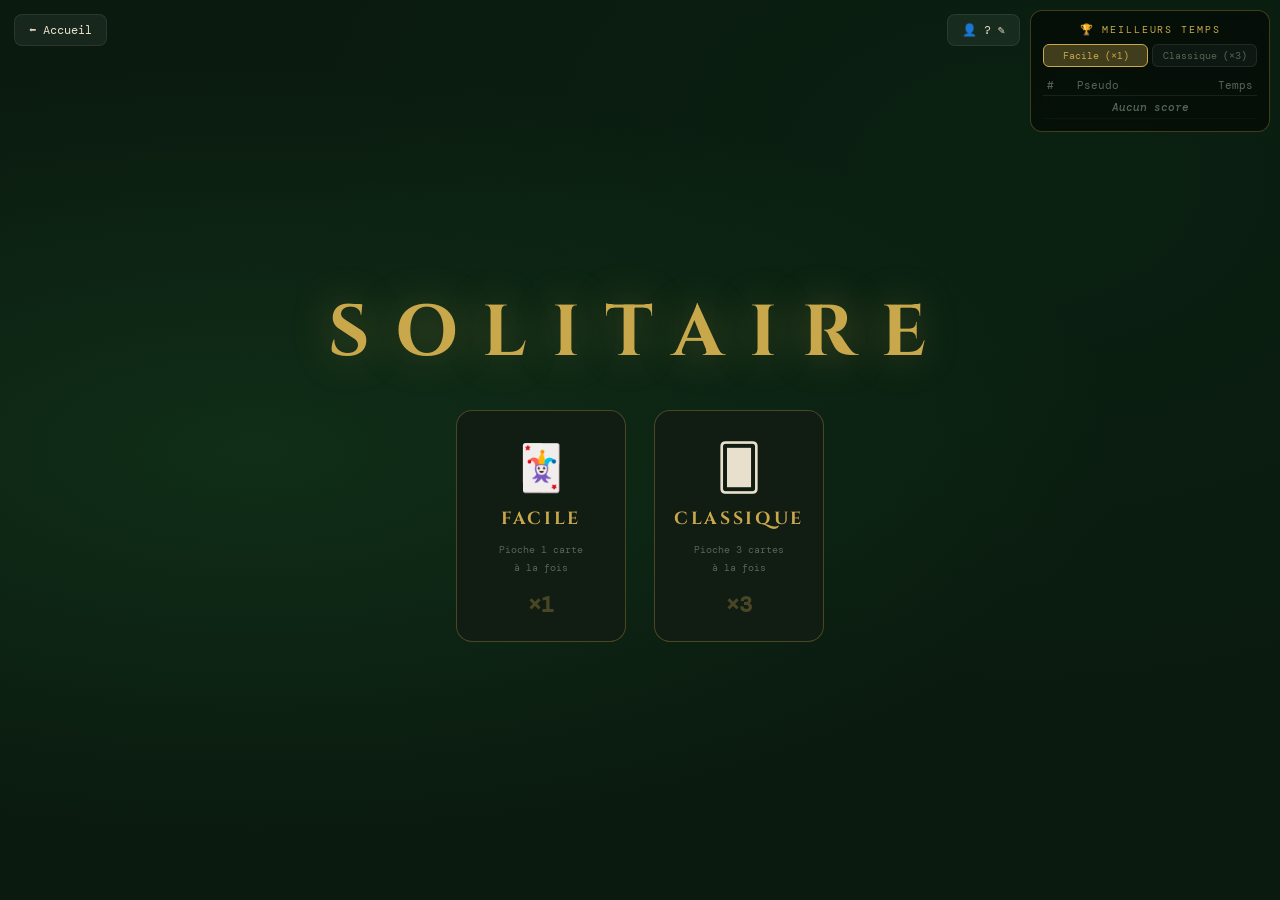
<file: solitaire/index.html>
<!doctype html>
<html lang="fr">
  <head>
    <meta charset="UTF-8" />
    <meta name="viewport" content="width=device-width, initial-scale=1.0" />
    <title>Game Hub - Solitaire</title>
    <link rel="preconnect" href="https://fonts.googleapis.com" />
    <link
      href="https://fonts.googleapis.com/css2?family=Cinzel:wght@400;700&family=DM+Mono:wght@400;500&display=swap"
      rel="stylesheet"
    />
    <link rel="stylesheet" href="styles/style.css" />
  </head>
  <body>
    <!-- Bouton retour -->
    <button id="btn-retour" class="btn-menu">⬅ Accueil</button>

    <!-- Bouton joueur -->
    <button id="btn-changer-joueur" class="btn-menu btn-joueur">
      👤 <span id="pseudo-affiche">?</span> ✎
    </button>

    <!-- Scoreboard -->
    <div id="scoreboard">
      <div id="scoreboard-titre">🏆 MEILLEURS TEMPS</div>
      <div id="score-tabs">
        <button class="tab active" data-pioche="1">Facile (×1)</button>
        <button class="tab" data-pioche="3">Classique (×3)</button>
      </div>
      <table id="score-table">
        <thead>
          <tr>
            <th>#</th>
            <th>Pseudo</th>
            <th>Temps</th>
          </tr>
        </thead>
        <tbody id="score-body">
          <tr>
            <td colspan="3" class="score-vide">Aucun score</td>
          </tr>
        </tbody>
      </table>
    </div>

    <!-- Modal pseudo -->
    <div id="modal-pseudo" class="modal-overlay hidden">
      <div class="modal-box">
        <h2>TON PSEUDO</h2>
        <input
          type="text"
          id="input-pseudo"
          maxlength="16"
          placeholder="Entre ton pseudo..."
        />
        <button id="btn-valider-pseudo">Valider</button>
      </div>
    </div>

    <!-- Écran accueil / choix difficulté -->
    <div id="ecran-accueil">
      <h1 id="titre-solitaire">SOLITAIRE</h1>

      <div id="cartes-diff">
        <div class="carte-mode" data-pioche="1">
          <div class="carte-mode-icon">🃏</div>
          <h2>FACILE</h2>
          <p>Pioche 1 carte<br />à la fois</p>
          <div class="mode-pip">×1</div>
        </div>
        <div class="carte-mode" data-pioche="3">
          <div class="carte-mode-icon">🂠</div>
          <h2>CLASSIQUE</h2>
          <p>Pioche 3 cartes<br />à la fois</p>
          <div class="mode-pip">×3</div>
        </div>
      </div>
    </div>

    <!-- Écran jeu -->
    <div id="ecran-jeu" class="hidden">
      <!-- Barre de contrôles -->
      <div id="barre-controles">
        <div id="info-mode"></div>
        <div id="chrono">⏱ 00:00</div>
        <div id="barre-actions">
          <button id="btn-undo" class="btn-ctrl" title="Annuler">
            ↩ Annuler
          </button>
          <button id="btn-nouvelle-partie" class="btn-ctrl">↺ Rejouer</button>
          <button id="btn-changer-mode" class="btn-ctrl">⚙ Mode</button>
        </div>
      </div>

      <!-- Zone de jeu -->
      <div id="zone-jeu">
        <!-- Rangée du haut : talon + défausse + fondations -->
        <div id="rangee-haut">
          <div
            id="talon"
            class="emplacement-carte"
            title="Cliquer pour piocher"
          ></div>
          <div id="defausse" class="emplacement-carte"></div>
          <div class="spacer"></div>
          <div
            class="fondation emplacement-carte"
            id="fond-0"
            data-enseigne="coeur"
          >
            ♥
          </div>
          <div
            class="fondation emplacement-carte"
            id="fond-1"
            data-enseigne="carreau"
          >
            ♦
          </div>
          <div
            class="fondation emplacement-carte"
            id="fond-2"
            data-enseigne="trèfle"
          >
            ♣
          </div>
          <div
            class="fondation emplacement-carte"
            id="fond-3"
            data-enseigne="pique"
          >
            ♠
          </div>
        </div>

        <!-- Tableau des 7 colonnes -->
        <div id="tableau">
          <div class="colonne" id="col-0"></div>
          <div class="colonne" id="col-1"></div>
          <div class="colonne" id="col-2"></div>
          <div class="colonne" id="col-3"></div>
          <div class="colonne" id="col-4"></div>
          <div class="colonne" id="col-5"></div>
          <div class="colonne" id="col-6"></div>
        </div>
      </div>
    </div>

    <!-- Modal victoire -->
    <div id="modal-victoire" class="modal-overlay hidden">
      <div class="modal-box">
        <div style="font-size: 3rem">🏆</div>
        <h2>GAGNÉ !</h2>
        <p>Temps : <strong id="temps-final">--:--</strong></p>
        <p id="msg-record" style="color: #f1c40f; display: none">
          🌟 Nouveau record !
        </p>
        <button id="btn-rejouer-modal">Rejouer</button>
      </div>
    </div>

    <script src="scripts/script.js"></script>
  </body>
</html>
</file>
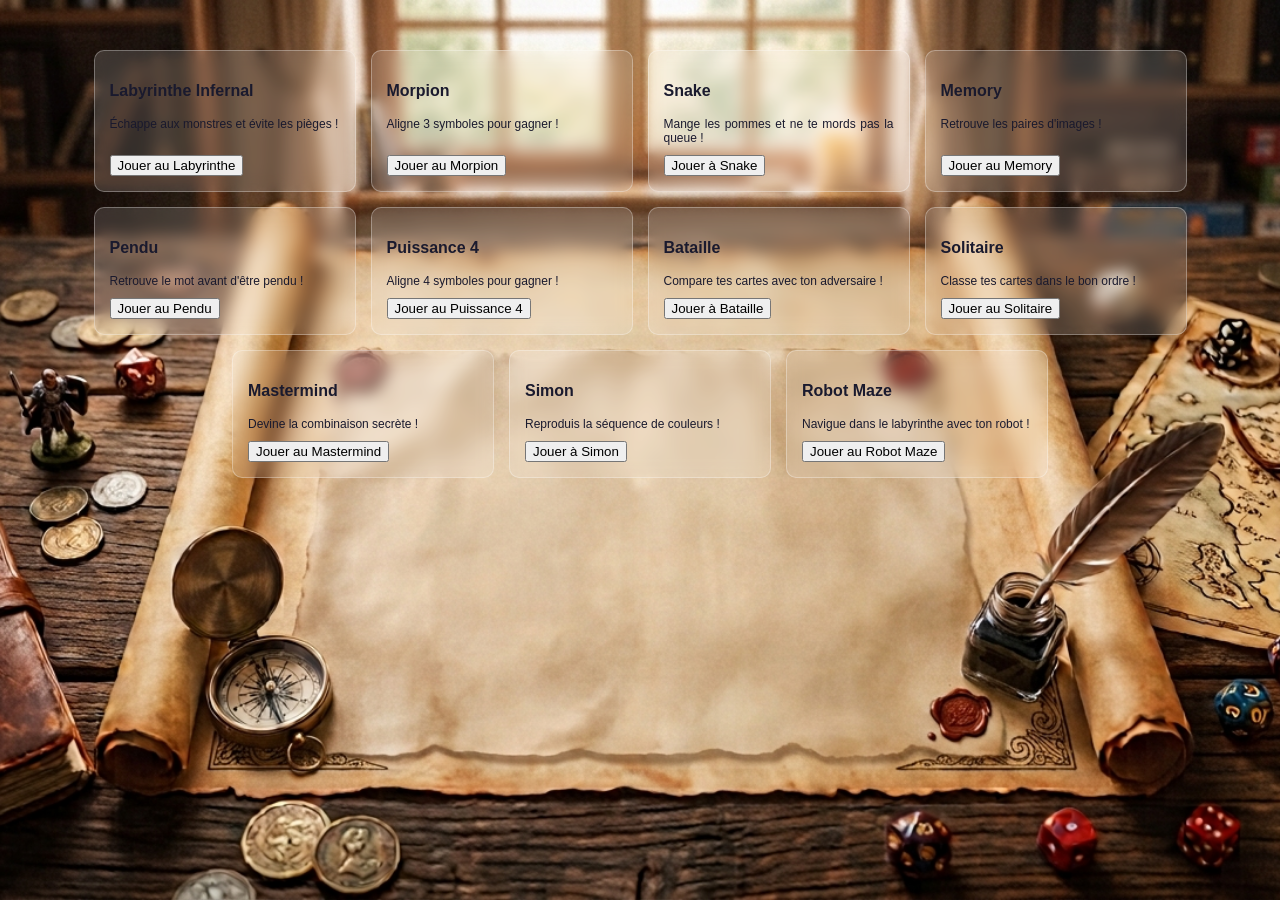
<file: main.html>
<!doctype html>
<html lang="fr">
  <head>
    <meta charset="utf-8" />
    <meta name="viewport" content="width=device-width" />
    <title>Ma page de test</title>
    <link rel="stylesheet" href="styles/style.css" />
    <link rel="preconnect" href="https://fonts.googleapis.com" />
    <link rel="preconnect" href="https://fonts.gstatic.com" crossorigin />
    <link
      href="https://fonts.googleapis.com/css2?family=Roboto:ital,wght@0,100..900;1,100..900&display=swap"
      rel="stylesheet"
    />
  </head>
  <body>
    <div id="ecran-accueil">
      <div class="menu-selection">
        <div class="carte-jeu">
          <h3>Labyrinthe Infernal</h3>
          <p>Échappe aux monstres et évite les pièges !</p>
          <button id="btn-start">Jouer au Labyrinthe</button>
        </div>
        <div class="carte-jeu">
          <h3>Morpion</h3>
          <p>Aligne 3 symboles pour gagner !</p>
          <button id="btn-morpion">Jouer au Morpion</button>
        </div>
        <div class="carte-jeu">
          <h3>Snake</h3>
          <p>Mange les pommes et ne te mords pas la queue !</p>
          <button id="btn-snake">Jouer à Snake</button>
        </div>
        <div class="carte-jeu">
          <h3>Memory</h3>
          <p>Retrouve les paires d'images !</p>
          <button id="btn-memory">Jouer au Memory</button>
        </div>
        <div class="carte-jeu">
          <h3>Pendu</h3>
          <p>Retrouve le mot avant d'être pendu !</p>
          <button id="btn-pendu">Jouer au Pendu</button>
        </div>
        <div class="carte-jeu">
          <h3>Puissance 4</h3>
          <p>Aligne 4 symboles pour gagner !</p>
          <button id="btn-puissance4">Jouer au Puissance 4</button>
        </div>
        <div class="carte-jeu">
          <h3>Bataille</h3>
          <p>Compare tes cartes avec ton adversaire !</p>
          <button id="btn-bataille">Jouer à Bataille</button>
        </div>
        <div class="carte-jeu">
          <h3>Solitaire</h3>
          <p>Classe tes cartes dans le bon ordre !</p>
          <button id="btn-solitaire">Jouer au Solitaire</button>
        </div>
        <div class="carte-jeu">
          <h3>Mastermind</h3>
          <p>Devine la combinaison secrète !</p>
          <button id="btn-mastermind">Jouer au Mastermind</button>
        </div>
        <div class="carte-jeu">
          <h3>Simon</h3>
          <p>Reproduis la séquence de couleurs !</p>
          <button id="btn-simon">Jouer à Simon</button>
        </div>
        <div class="carte-jeu">
          <h3>Robot Maze</h3>
          <p>Navigue dans le labyrinthe avec ton robot !</p>
          <button id="btn-robot-maze">Jouer au Robot Maze</button>
        </div>
      </div>
    </div>

    <div id="compteur" class="hidden"></div>
    <div id="labyrinthe" class="hidden"></div>

    <script src="scripts/script.js"></script>
  </body>
</html>
</file>
<file: bataille/styles/style.css>
body {
  margin: 0;
  padding: 0;
  height: 100vh;
  display: flex;
  flex-direction: column;
  background-image: url("../../images/affiche_bataille.jpg");
  background-size: cover;
  background-position: center;
  background-repeat: no-repeat;
  background-attachment: fixed;
}

#plateau {
  display: flex;
  align-items: center;
  justify-content: center;
  flex-direction: column;
  flex-grow: 1;
  width: 100%;
  user-select: none; /* Empêche de surligner le texte en cliquant vite */
}

.carte-img {
  width: 150px;
  height: auto;
  transition: transform 0.1s ease-in-out;
  border-radius: 10px;
  box-shadow: 0 10px 20px rgba(0, 0, 0, 0.4);
}

.carte-img:active {
  transform: scale(0.95); /* Petit effet d'enfoncement quand on clique */
}

.combat {
  display: flex;
  align-items: center;
  justify-content: center;
  gap: 50px;
  width: 100%;
}

.carte-cont {
  text-align: center;
}

.vs {
  font-size: 4rem;
  font-weight: bold;
  color: #ff4757;
}

#resultat {
  text-align: center;
  font-size: 2.5rem;
  margin-top: 20px;
}

.stack {
  position: relative;
  width: 150px;
  height: 250px; /* Un peu plus haut pour le décalage */
  margin: 0 auto;
}

.stack .carte-img {
  position: absolute;
  top: 0;
  left: 0;
  width: 150px;
  transition: transform 0.3s ease;
}

/* Style pour le dos de carte noir */
.carte-dos {
  width: 150px;
  height: 210px; /* Ajuste selon la hauteur de tes images */
  background-color: #1a1a1a; /* Noir très foncé */
  border: 3px solid white; /* Bordure blanche pour la détacher du fond */
  border-radius: 10px; /* Même arrondi que tes cartes */
  position: absolute;
  box-shadow: 0 4px 8px rgba(0, 0, 0, 0.5);
}

/* On s'assure que les couches du milieu utilisent bien les mêmes décalages */
.stack .milieu {
  z-index: 2;
  transform: translate(10px, 15px);
}

.stack .dessous {
  z-index: 1;
  transform: translate(0, 0);
}

.stack .dessus {
  z-index: 3;
  transform: translate(20px, 30px);
}

button {
  cursor: pointer;
  padding: 10px 15px;
  background: #3498db;
  border: none;
  color: white;
  border-radius: 5px;
  font-weight: bold;
}

.btn-menu {
  position: absolute; /* Reste collé en haut à gauche */
  top: 20px;
  left: 20px;
  padding: 10px 20px;
  background: rgba(255, 255, 255, 0.15); /* blanc à 15% d'opacité */
  backdrop-filter: blur(8px); /* flou derrière la carte — effet verre dépoli */
  border: 1px solid rgba(255, 255, 255, 0.3);
  border-radius: 10px;
  color: white;
  cursor: pointer;
  z-index: 1000; /* Pour qu'il soit toujours au-dessus du jeu */
  font-size: 14px;
}

.btn-menu:hover {
  background: rgba(255, 255, 255, 0.3); /* blanc à 15% d'opacité */
}

#compteur {
  position: absolute;
  top: 20px;
  right: 20px;
  padding: 10px 15px;
  background: rgba(255, 255, 255, 0.15); /* blanc à 15% d'opacité */
  backdrop-filter: blur(8px); /* flou derrière la carte — effet verre dépoli */
  border: 1px solid rgba(255, 255, 255, 0.3);
  border-radius: 10px;
  color: rgb(0, 0, 0);
  font-weight: bold;
}
</file>
<file: labyrinthe/styles/style.css>
html {
  font-size: 10px;
  font-family: "Playfair Display", serif;
  /* On s'assure que la page prend toute la hauteur */
  height: 100%;
}

body {
  background-image: url("../../images/affiche_labyrinthe.png");
  background-size: cover;
  background-position: center;
  background-repeat: no-repeat;
  background-attachment: fixed;
  margin: 0;
  padding: 0;
  width: 100%;
  height: 100%; /* Le corps prend toute la hauteur du html */
  display: flex; /* Active le mode flexible */
  flex-direction: column; /* Met les textes les uns sous les autres */
  justify-content: center; /* Monte verticalement */
  align-items: center; /* Centre horizontalement */
  min-height: 100vh; /* Assure que le corps fait au moins la hauteur de l'écran */
  font-family: sans-serif;
  color: white; /* Texte en blanc pour être lisible sur l'image */
  position: relative;
  overflow: hidden;
}

.bts-start {
  font-size: 18px;
  font-weight: bold;
  padding: 10px 20px;
  background-color: green;
  color: white;
  border: none;
  border-radius: 5px;
  cursor: pointer;
  text-decoration: none;
  display: inline-block;
  box-shadow: 2px 2px 5px rgba(0, 0, 0, 0.3);
  animation: flottement 2s infinite ease-in-out;
  align-self: center;
}
.bts-start:hover {
  background-color: darkgreen;
  transform: scale(1.1); /* Garde le centrage tout en grossissant */
}
@keyframes flottement {
  0% {
    transform: translateY(0);
  }
  50% {
    transform: translateY(-10px);
  }
  100% {
    transform: translateY(0);
  }
}

.hidden {
  display: none !important;
}
#labyrinthe {
  display: grid;
  grid-template-columns: repeat(10, 60px); /* 10 colonnes de 40px */
  grid-template-rows: repeat(10, 60px); /* 10 lignes de 40px */
  background-color: transparent;
  width: fit-content;
  margin: 20px auto;
  position: relative;
  max-width: 95vw;
  max-height: 80vh;
}

.mur {
  background-color: #2c3e50;
}
.chemin {
  background-color: #ecf0f1;
}
.sortie {
  background-color: #2ecc71;
}

.joueur {
  background-color: #ff9500;
  border-radius: 50%;
  width: 60%;
  aspect-ratio: 1 / 1;
  box-shadow: 0 0 6px gold;
}
.chemin,
.mur,
.sortie,
.piege-cache,
.piege-visible,
.ennemi {
  display: flex;
  justify-content: center;
  align-items: center;
}
.config-jeu {
  width: auto;
  margin: 20px 0;
  background: rgba(0, 0, 0, 0.5);
  padding: 10px;
  border-radius: 8px;
  font-size: 1.4rem;
}

#input-niveaux {
  width: auto;
  padding: 5px;
  border-radius: 4px;
  border: none;
  font-size: 1.6rem;
  text-align: center;
  margin-left: 10px;
}

#compteur {
  position: absolute;
  bottom: 10%;
  left: 50%;
  transform: translateX(-50%);
  background: rgba(0, 128, 0, 0.8);
  padding: 10px 20px;
  border-radius: 20px;
  font-size: 2rem;
  font-weight: bold;
  z-index: 100;
}

@keyframes pulsePiege {
  from {
    opacity: 0.7;
  }
  to {
    opacity: 1;
  }
}
#labyrinthe div {
  display: flex;
  justify-content: center;
  align-items: center;
  overflow: hidden;
}

/* Animation de tremblement */
.shake {
  animation: shakeAnim 0.4s;
}
@keyframes shakeAnim {
  0%,
  100% {
    transform: translate(0, 0);
  }
  25% {
    transform: translate(4px, 4px);
  }
  50% {
    transform: translate(-4px, -4px);
  }
  75% {
    transform: translate(4px, -4px);
  }
}
.ennemi {
  background-color: #9b59b6;
  border-radius: 50%;
  width: 60%; /* ajuste la taille ici */
  aspect-ratio: 1 / 1;
  border: 2px solid #8e44ad;
  box-sizing: border-box;
  box-shadow: 0 0 6px #9b59b6;
}

#alerte-ennemis {
  position: fixed;
  top: 10%;
  left: 50%;
  transform: translate(-50%, -50%);
  background: rgba(180, 0, 0, 0.85);
  color: white;
  font-size: 2.5rem;
  font-weight: bold;
  padding: 20px 40px;
  border-radius: 15px;
  z-index: 9999;
  animation: apparition 0.3s ease-out;
  pointer-events: none;
}

@keyframes apparition {
  from {
    transform: translate(-50%, -50%) scale(0.5);
    opacity: 0;
  }
  to {
    transform: translate(-50%, -50%) scale(1);
    opacity: 1;
  }
}

.vide {
  background-color: transparent;
}

.carte-jeu {
  background: rgba(255, 255, 255, 0.15); /* blanc à 15% d'opacité */
  backdrop-filter: blur(8px); /* flou derrière la carte — effet verre dépoli */
  border: 1px solid rgba(255, 255, 255, 0.3);
  border-radius: 10px;
  padding: 1.5rem;
  transition: transform 0.2s;
  display: flex;
  flex-direction: column;
}

.carte-jeu h3 {
  font-size: 20px;
}

button {
  cursor: pointer;
  padding: 10px 15px;
  background: #3498db;
  border: none;
  color: white;
  border-radius: 5px;
  font-weight: bold;
}

.btn-menu {
  position: absolute; /* Reste collé en haut à gauche */
  top: 20px;
  left: 20px;
  padding: 10px 20px;
  background: rgba(255, 255, 255, 0.15); /* blanc à 15% d'opacité */
  backdrop-filter: blur(8px); /* flou derrière la carte — effet verre dépoli */
  border: 1px solid rgba(255, 255, 255, 0.3);
  border-radius: 10px;
  color: white;
  cursor: pointer;
  z-index: 1000; /* Pour qu'il soit toujours au-dessus du jeu */
  font-size: 14px;
}

.btn-menu:hover {
  background: rgba(255, 255, 255, 0.3); /* blanc à 15% d'opacité */
}

#chrono {
  position: absolute;
  top: 10%; /* Placé en haut pour ne pas gêner[cite: 2] */
  left: 50%;
  transform: translateX(-50%);
  background: rgba(0, 0, 0, 0.7);
  padding: 10px 20px;
  border-radius: 10px;
  font-size: 1.8rem;
  z-index: 10000;
}

#classement {
  margin-top: 20px;
}

#liste-scores {
  list-style: none;
  padding: 0;
  font-size: 1.4rem;
  text-align: left;
}

#liste-scores li {
  padding: 5px 0;
  border-bottom: 1px solid rgba(255, 255, 255, 0.2);
}
</file>
<file: mastermind/styles/style.css>
/* ===== VARIABLES ===== */
:root {
  --bg: #0d0d0d;
  --surface: #1a1a1a;
  --border: rgba(255, 255, 255, 0.1);
  --text: #e8e8e8;
  --muted: #555;
  --accent: #e8c84a;

  /* Couleurs du jeu */
  --c0: #e74c3c; /* rouge    */
  --c1: #3498db; /* bleu     */
  --c2: #2ecc60; /* vert     */
  --c3: #f39c12; /* orange   */
  --c4: #9b59b6; /* violet   */
  --c5: #ff00bb; /* rose     */
  --c6: #e8c84a; /* jaune    */
  --c7: #888888; /* gris     */

  --pion-noir: green;
  --pion-blanc: red;
}

/* ===== RESET ===== */
*,
*::before,
*::after {
  box-sizing: border-box;
  margin: 0;
  padding: 0;
}

body {
  background: var(--bg);
  color: var(--text);
  font-family: "DM Mono", monospace;
  height: 100vh;
  overflow: hidden;
  display: flex;
  align-items: center;
  justify-content: center;
}

/* ===== BOUTONS MENU ===== */
.btn-menu {
  position: absolute;
  top: 16px;
  left: 16px;
  padding: 8px 16px;
  background: rgba(255, 255, 255, 0.07);
  backdrop-filter: blur(8px);
  border: 1px solid var(--border);
  border-radius: 8px;
  color: var(--text);
  cursor: pointer;
  font-family: "DM Mono", monospace;
  font-size: 13px;
  z-index: 100;
  transition: background 0.2s;
}
.btn-menu:hover {
  background: rgba(255, 255, 255, 0.15);
}

.btn-joueur {
  position: fixed;
  top: 10px;
  right: 250px; /* largeur scoreboard + marge */
  left: auto;
  font-size: 13px;
  z-index: 1000;
}

/* ===== APP ===== */
#app {
  display: flex;
  flex-direction: column;
  height: 100vh;
  width: 100%;
  max-width: 820px;
  padding: 60px 24px 16px;
  gap: 16px;
}

/* ===== HEADER ===== */
#header {
  text-align: center;
  flex-shrink: 0;
}

#titre {
  font-family: "Bebas Neue", sans-serif;
  font-size: 3.2rem;
  letter-spacing: 0.25em;
  color: var(--accent);
  text-shadow: 0 0 30px rgba(232, 200, 74, 0.35);
  line-height: 1;
}

#sous-titre {
  font-size: 0.7rem;
  color: var(--muted);
  letter-spacing: 0.2em;
  margin-top: 2px;
}

/* ===== MAIN ===== */
#main {
  display: flex;
  gap: 20px;
  flex: 1;
  overflow: hidden;
}

/* ===== GRILLE ===== */
#grille-wrapper {
  flex: 1;
  overflow-y: auto;
  scrollbar-width: thin;
  scrollbar-color: var(--border) transparent;
}

#grille {
  display: flex;
  flex-direction: column-reverse; /* Dernière tentative en bas */
  gap: 6px;
  padding-bottom: 4px;
}

/* Ligne d'essai */
.ligne {
  display: flex;
  align-items: center;
  gap: 10px;
  padding: 8px 10px;
  border-radius: 10px;
  background: var(--surface);
  border: 1px solid var(--border);
  opacity: 0.4;
  transition:
    opacity 0.3s,
    border-color 0.3s;
}

.ligne.jouee {
  opacity: 1;
}

.ligne.active {
  opacity: 1;
  border-color: var(--accent);
  box-shadow: 0 0 12px rgba(232, 200, 74, 0.15);
}

/* Numéro de ligne */
.ligne-num {
  font-size: 0.65rem;
  color: var(--muted);
  width: 18px;
  text-align: right;
  flex-shrink: 0;
}

/* Slots de couleur dans la grille */
.slot-grille {
  width: 34px;
  height: 34px;
  border-radius: 50%;
  background: #2a2a2a;
  border: 2px solid #333;
  flex-shrink: 0;
}

.slot-grille.rempli {
  border-color: transparent;
  box-shadow: 0 2px 8px rgba(0, 0, 0, 0.4);
}

/* Pions indices (2x2) */
.indices {
  display: grid;
  grid-template-columns: 1fr 1fr;
  gap: 4px;
  margin-left: auto;
  flex-shrink: 0;
}

.pion {
  width: 12px;
  height: 12px;
  border-radius: 50%;
  background: #2a2a2a;
  border: 1px solid #333;
}

.pion.noir {
  background: var(--pion-noir);
  border-color: var(--pion-noir);
}
.pion.blanc {
  background: var(--pion-blanc);
  border-color: var(--pion-blanc);
}

/* ===== PANNEAU DROIT ===== */
#panneau {
  width: auto;
  flex-shrink: 0;
  display: flex;
  flex-direction: column;
  gap: 14px;
  padding: 12px;
}

.section-label {
  font-size: 0.6rem;
  color: var(--muted);
  letter-spacing: 0.2em;
  margin-bottom: 8px;
}

/* ===== PALETTE ===== */
#palette {
  display: grid;
  grid-template-columns: repeat(4, 1fr);
  gap: 8px;
}

.couleur-btn {
  width: 44px;
  height: 44px;
  border-radius: 50%;
  border: 3px solid transparent;
  cursor: pointer;
  transition:
    transform 0.15s,
    border-color 0.15s,
    box-shadow 0.15s;
  box-shadow: 0 3px 10px rgba(0, 0, 0, 0.4);
}

.couleur-btn:hover {
  transform: scale(1.1);
}

.couleur-btn.selectionnee {
  border-color: white;
  box-shadow: 0 0 14px rgba(255, 255, 255, 0.4);
}

/* ===== SLOTS ACTIFS ===== */
#slots-actifs {
  display: flex;
  gap: 8px;
  margin-bottom: 10px;
}

.slot-actif {
  width: 36px;
  height: 36px;
  border-radius: 50%;
  background: #2a2a2a;
  border: 2px solid #444;
  cursor: pointer;
  transition:
    border-color 0.2s,
    transform 0.15s;
  box-shadow: 0 2px 8px rgba(0, 0, 0, 0.3);
}

.slot-actif:hover {
  border-color: #666;
  transform: scale(1.05);
}

.slot-actif.rempli {
  border-color: rgba(255, 255, 255, 0.2);
}

/* Boutons valider/effacer */
#btn-valider,
#btn-effacer {
  width: 100%;
  padding: 9px;
  border: none;
  border-radius: 8px;
  font-family: "DM Mono", monospace;
  font-size: 0.7rem;
  font-weight: 500;
  letter-spacing: 0.12em;
  cursor: pointer;
  transition:
    background 0.2s,
    opacity 0.2s;
  margin-bottom: 4px;
}

#btn-valider {
  background: var(--accent);
  color: #111;
}
#btn-valider:hover:not(:disabled) {
  background: #f5d96b;
}
#btn-valider:disabled {
  opacity: 0.3;
  cursor: default;
}

#btn-effacer {
  background: rgba(255, 255, 255, 0.07);
  color: var(--text);
  border: 1px solid var(--border);
}
#btn-effacer:hover {
  background: rgba(255, 255, 255, 0.13);
}

/* ===== SCOREBOARD ===== */
#scoreboard {
  position: fixed;
  top: 10px;
  right: 10px;
  width: 230px;
  background: rgba(255, 255, 255, 0.06);
  border: 1px solid rgba(255, 255, 255, 0.15);
  border-radius: 14px;
  padding: 14px;
  backdrop-filter: blur(8px);
  z-index: 1000;
}

#scoreboard-titre {
  font-size: 0.6rem;
  color: var(--accent);
  letter-spacing: 0.15em;
  margin-bottom: 10px;
  text-align: center;
}

#score-table {
  width: 100%;
  border-collapse: collapse;
  font-size: 0.72rem;
}

#score-table thead th {
  color: var(--muted);
  font-weight: 400;
  padding: 3px 4px;
  border-bottom: 1px solid var(--border);
  text-align: left;
}

#score-table thead th:last-child {
  text-align: right;
}

#score-table tbody td {
  padding: 5px 4px;
  border-bottom: 1px solid rgba(255, 255, 255, 0.04);
}

#score-table tbody td:first-child {
  color: var(--muted);
  width: 20px;
}
#score-table tbody td:last-child {
  text-align: right;
  color: #2ecc71;
  font-weight: 500;
}

#score-table tbody tr.moi td {
  color: var(--accent);
}
#score-table tbody tr.moi td:last-child {
  color: var(--accent);
}

.vide {
  color: var(--muted) !important;
  font-style: italic;
  text-align: center !important;
}

/* ===== MODAL ===== */
.modal-overlay {
  position: fixed;
  inset: 0;
  background: rgba(0, 0, 0, 0.4);
  display: flex;
  align-items: center;
  justify-content: center;
  z-index: 2000;
  backdrop-filter: blur(2px); /* Un flou plus léger */
}

.modal-overlay.hidden {
  display: none;
}

.modal-box {
  background: #1c1c1c;
  border: 2px solid var(--accent);
  pointer-events: auto;
  border-radius: 18px;
  padding: 36px 44px;
  display: flex;
  flex-direction: column;
  align-items: center;
  gap: 14px;
  box-shadow: 0 24px 80px rgba(0, 0, 0, 0.7);
  text-align: center;
}

.modal-box h2 {
  font-family: "Bebas Neue", sans-serif;
  font-size: 1.8rem;
  letter-spacing: 0.2em;
  color: var(--accent);
}

.modal-box p {
  font-size: 0.8rem;
  color: #aaa;
}

#fin-emoji {
  font-size: 2.5rem;
}

/* Révèle la solution dans la modal */
#solution-reveal {
  display: flex;
  gap: 8px;
  margin: 4px 0;
}

.solution-bille {
  width: 28px;
  height: 28px;
  border-radius: 50%;
  box-shadow: 0 3px 10px rgba(0, 0, 0, 0.5);
}

.modal-box input {
  background: rgba(255, 255, 255, 0.07);
  border: 1px solid rgba(255, 255, 255, 0.2);
  border-radius: 8px;
  color: white;
  font-family: "DM Mono", monospace;
  font-size: 1rem;
  padding: 10px 16px;
  outline: none;
  text-align: center;
  width: 210px;
}

.modal-box input::placeholder {
  color: #444;
}
.modal-box input:focus {
  border-color: rgba(255, 255, 255, 0.4);
}

.modal-box button {
  padding: 10px 32px;
  background: var(--accent);
  border: none;
  border-radius: 20px;
  color: #111;
  font-family: "DM Mono", monospace;
  font-size: 0.8rem;
  font-weight: 500;
  letter-spacing: 0.1em;
  cursor: pointer;
  transition: background 0.2s;
}

.modal-box button:hover {
  background: #f5d96b;
}

/* ===== ANIMATIONS ===== */
@keyframes popIn {
  0% {
    transform: scale(0.7);
    opacity: 0;
  }
  70% {
    transform: scale(1.05);
  }
  100% {
    transform: scale(1);
    opacity: 1;
  }
}

.ligne.jouee {
  animation: popIn 0.25s ease forwards;
}

@keyframes shake {
  0%,
  100% {
    transform: translateX(0);
  }
  20% {
    transform: translateX(-8px);
  }
  40% {
    transform: translateX(8px);
  }
  60% {
    transform: translateX(-6px);
  }
  80% {
    transform: translateX(6px);
  }
}

.shake {
  animation: shake 0.35s ease;
}
</file>
<file: memory/styles/style.css>
#plateau {
  display: grid;
  grid-template-columns: repeat(5, 1fr);
  gap: 10px;
  max-width: 600px;
  margin: 20px auto;
}

.carte {
  width: 100px;
  height: 100px;
  cursor: pointer;
  position: relative;
  transform-style: preserve-3d;
  transition: transform 0.5s ease;
}

.carte.retournee {
  transform: rotateY(180deg);
}

.dos,
.face {
  position: absolute;
  width: 100%;
  height: 100%;
  border-radius: 10px;
  backface-visibility: hidden;
  display: flex;
  align-items: center;
  justify-content: center;
}

.dos {
  background: linear-gradient(135deg, #1a0533 0%, #2d1060 50%, #1a0533 100%);
  border: 2px solid #9b59b6;
  color: #cc88ff;
  font-size: 24px;
  box-shadow:
    0 0 8px #9b59b6,
    0 0 20px rgba(155, 89, 182, 0.5),
    inset 0 0 15px rgba(155, 89, 182, 0.2);
  animation: neonPulse 2s ease-in-out infinite;
}

@keyframes neonPulse {
  0%,
  100% {
    box-shadow:
      0 0 8px #9b59b6,
      0 0 20px rgba(155, 89, 182, 0.5),
      inset 0 0 15px rgba(155, 89, 182, 0.2);
    border-color: #9b59b6;
  }
  50% {
    box-shadow:
      0 0 14px #c56ef5,
      0 0 35px rgba(197, 110, 245, 0.7),
      inset 0 0 25px rgba(197, 110, 245, 0.35);
    border-color: #c56ef5;
  }
}

.face {
  background: transparent;
  transform: rotateY(180deg);
}

.face img {
  width: 100%;
  height: 100%;
  object-fit: cover;
  border-radius: 10px;
}

html {
  font-size: 10px;
  font-family: "Playfair Display", serif;
  /* On s'assure que la page prend toute la hauteur */
  height: 100%;
}

body {
  background-image: url("../../images/affiche_memory.png");
  background-size: cover;
  background-position: center;
  background-repeat: no-repeat;
  background-attachment: fixed;
  margin: 0;
  padding: 0;
  width: 100%;
  height: 100%; /* Le corps prend toute la hauteur du html */
  display: flex; /* Active le mode flexible */
  flex-direction: column; /* Met les textes les uns sous les autres */
  justify-content: center; /* Monte verticalement */
  align-items: center; /* Centre horizontalement */
  min-height: 100vh; /* Assure que le corps fait au moins la hauteur de l'écran */
  font-family: sans-serif;
  color: white; /* Texte en blanc pour être lisible sur l'image */
  position: relative;
  overflow: hidden;
}

.bts-start {
  font-size: 18px;
  font-weight: bold;
  padding: 10px 20px;
  background-color: green;
  color: white;
  border: none;
  border-radius: 5px;
  cursor: pointer;
  text-decoration: none;
  display: inline-block;
  box-shadow: 2px 2px 5px rgba(0, 0, 0, 0.3);
  animation: flottement 2s infinite ease-in-out;
  align-self: center;
}
.bts-start:hover {
  background-color: darkgreen;
  transform: scale(1.1); /* Garde le centrage tout en grossissant */
}
@keyframes flottement {
  0% {
    transform: translateY(0);
  }
  50% {
    transform: translateY(-10px);
  }
  100% {
    transform: translateY(0);
  }
}

.hidden {
  display: none !important;
}
#labyrinthe {
  display: grid;
  grid-template-columns: repeat(10, 60px); /* 10 colonnes de 40px */
  grid-template-rows: repeat(10, 60px); /* 10 lignes de 40px */
  background-color: transparent;
  width: fit-content;
  margin: 20px auto;
  position: relative;
  max-width: 95vw;
  max-height: 80vh;
}

.mur {
  background-color: #2c3e50;
}
.chemin {
  background-color: #ecf0f1;
}
.sortie {
  background-color: #2ecc71;
}

.joueur {
  background-color: #ff9500;
  border-radius: 50%;
  width: 60%;
  aspect-ratio: 1 / 1;
  box-shadow: 0 0 6px gold;
}
.chemin,
.mur,
.sortie,
.piege-cache,
.piege-visible,
.ennemi {
  display: flex;
  justify-content: center;
  align-items: center;
}
.config-jeu {
  width: auto;
  margin: 20px 0;
  background: rgba(0, 0, 0, 0.5);
  padding: 10px;
  border-radius: 8px;
  font-size: 1.4rem;
}

#input-niveaux {
  width: auto;
  padding: 5px;
  border-radius: 4px;
  border: none;
  font-size: 1.6rem;
  text-align: center;
  margin-left: 10px;
}

#compteur {
  position: absolute;
  bottom: 10%;
  left: 50%;
  transform: translateX(-50%);
  background: rgba(0, 128, 0, 0.8);
  padding: 10px 20px;
  border-radius: 20px;
  font-size: 2rem;
  font-weight: bold;
  z-index: 100;
}

@keyframes pulsePiege {
  from {
    opacity: 0.7;
  }
  to {
    opacity: 1;
  }
}
#labyrinthe div {
  display: flex;
  justify-content: center;
  align-items: center;
  overflow: hidden;
}

/* Animation de tremblement */
.shake {
  animation: shakeAnim 0.4s;
}
@keyframes shakeAnim {
  0%,
  100% {
    transform: translate(0, 0);
  }
  25% {
    transform: translate(4px, 4px);
  }
  50% {
    transform: translate(-4px, -4px);
  }
  75% {
    transform: translate(4px, -4px);
  }
}
.ennemi {
  background-color: #9b59b6;
  border-radius: 50%;
  width: 60%; /* ajuste la taille ici */
  aspect-ratio: 1 / 1;
  border: 2px solid #8e44ad;
  box-sizing: border-box;
  box-shadow: 0 0 6px #9b59b6;
}

#alerte-ennemis {
  position: fixed;
  top: 50%;
  left: 50%;
  transform: translate(-50%, -50%);
  background: rgba(180, 0, 0, 0.85);
  color: white;
  font-size: 2.5rem;
  font-weight: bold;
  padding: 20px 40px;
  border-radius: 15px;
  z-index: 9999;
  animation: apparition 0.3s ease-out;
  pointer-events: none;
}

@keyframes apparition {
  from {
    transform: translate(-50%, -50%) scale(0.5);
    opacity: 0;
  }
  to {
    transform: translate(-50%, -50%) scale(1);
    opacity: 1;
  }
}

.vide {
  background-color: transparent;
}

.carte-jeu {
  background: rgba(255, 255, 255, 0.15); /* blanc à 15% d'opacité */
  backdrop-filter: blur(8px); /* flou derrière la carte — effet verre dépoli */
  border: 1px solid rgba(255, 255, 255, 0.3);
  border-radius: 10px;
  padding: 1.5rem;
  transition: transform 0.2s;
  display: flex;
  flex-direction: column;
}

.carte-jeu h3 {
  font-size: 20px;
}

button {
  cursor: pointer;
  padding: 10px 15px;
  background: #3498db;
  border: none;
  color: white;
  border-radius: 5px;
  font-weight: bold;
}

.btn-menu {
  position: absolute; /* Reste collé en haut à gauche */
  top: 20px;
  left: 20px;
  padding: 10px 20px;
  background: rgba(255, 255, 255, 0.15); /* blanc à 15% d'opacité */
  backdrop-filter: blur(8px); /* flou derrière la carte — effet verre dépoli */
  border: 1px solid rgba(255, 255, 255, 0.3);
  border-radius: 10px;
  color: white;
  cursor: pointer;
  z-index: 1000; /* Pour qu'il soit toujours au-dessus du jeu */
  font-size: 14px;
}

.btn-menu:hover {
  background: rgba(255, 255, 255, 0.3); /* blanc à 15% d'opacité */
}

.btn-joueur {
  left: auto;
  right: 300px; /* À gauche du scoreboard */
  top: 20px;
  font-size: 13px;
}

/* ===== DESIGN SCOREBOARD (STYLE SIMON) ===== */
#scoreboard {
  position: absolute;
  right: 30px;
  top: 20px;
  width: 220px;
  background: rgba(255, 255, 255, 0.06);
  border: 1px solid rgba(255, 255, 255, 0.15);
  border-radius: 14px;
  padding: 16px;
  backdrop-filter: blur(8px);
}

#scoreboard-titre {
  color: #f1c40f;
  font-size: 0.85rem;
  letter-spacing: 0.1em;
  margin-bottom: 12px;
  text-align: center;
}

#score-table {
  width: 100%;
  border-collapse: collapse;
  font-size: 0.8rem;
  color: white;
}

#score-table thead th {
  color: #ffffff;
  font-weight: normal;
  padding: 4px 6px;
  border-bottom: 1px solid rgba(255, 255, 255, 0.1);
  text-align: left;
}

#score-table thead th:last-child {
  text-align: right;
}

#score-table tbody td {
  padding: 6px 6px;
  border-bottom: 1px solid rgba(255, 255, 255, 0.05);
}

#score-table tbody td:last-child {
  text-align: right;
  font-weight: bold;
  color: #2ecc71;
}

#score-table tbody td:first-child {
  color: #ffffff;
  width: 24px;
}

/* Ligne du joueur actuel */
#score-table tbody tr.moi td {
  color: #f1c40f;
}
#score-table tbody tr.moi td:last-child {
  color: #f1c40f;
}

.modal-overlay {
  position: fixed;
  inset: 0;
  background: rgba(0, 0, 0, 0.75);
  display: flex;
  align-items: center;
  justify-content: center;
  z-index: 2000;
}

.modal-overlay.hidden {
  display: none;
}

.modal-box {
  background: #1e1e1e;
  border: 1px solid rgba(255, 255, 255, 0.2);
  border-radius: 16px;
  padding: 32px 40px;
  display: flex;
  flex-direction: column;
  align-items: center;
  gap: 16px;
  box-shadow: 0 20px 60px rgba(0, 0, 0, 0.6);
}

.modal-box h2 {
  color: white;
  font-size: 1.2rem;
  letter-spacing: 0.15em;
}

.modal-box input {
  background: rgba(255, 255, 255, 0.08);
  border: 1px solid rgba(255, 255, 255, 0.2);
  border-radius: 8px;
  color: white;
  font-family: "Courier New", monospace;
  font-size: 1rem;
  padding: 10px 16px;
  outline: none;
  text-align: center;
  width: 200px;
}

.modal-box input::placeholder {
  color: #555;
}

.modal-box input:focus {
  border-color: rgba(255, 255, 255, 0.4);
}

.modal-box button {
  padding: 10px 28px;
  background: #e74c3c;
  border: none;
  border-radius: 20px;
  color: white;
  font-family: "Courier New", monospace;
  font-size: 0.85rem;
  font-weight: bold;
  letter-spacing: 0.1em;
  cursor: pointer;
  transition: background 0.2s;
}

.modal-box button:hover {
  background: #c0392b;
}

#btn-rejouer {
  position: absolute;
  top: 20px;
  right: 425px;
  padding: 10px 20px;
  background: rgba(255, 255, 255, 0.15);
  backdrop-filter: blur(8px);
  border: 1px solid rgba(255, 255, 255, 0.3);
  border-radius: 10px;
  color: rgb(255, 255, 255);
  cursor: pointer;
}
</file>
<file: morpion/styles/style.css>
body {
  text-align: center;
  color: white;
  background-image: url("../../images/affiche_morpion.png");
  background-size: cover;
  background-position: center;
}

header {
  margin: 0;
  padding: 0.2rem 0;
}

header hr {
  margin: 0.2rem 0;
}

h1 {
  margin: 0.3rem 0;
}

h2 {
  margin: 0.3rem 0;
}

h2 {
  display: inline-block; /* ← fond qui épouse le texte */
  background: rgba(255, 255, 255, 0.15);
  backdrop-filter: blur(8px);
  border: 1px solid rgba(255, 255, 255, 0.3);
  border-radius: 6px;
  padding: 2px 10px;
}

#rules {
  background: rgba(255, 255, 255, 0.15); /* ← fond sur tout le bloc */
  backdrop-filter: blur(8px);
  border: 1px solid rgba(255, 255, 255, 0.3);
  border-radius: 10px;
  padding: 10px 15px;
  font-size: 1.4rem;
  margin: 0.8rem 0;
}

section {
  width: 31rem;
  margin: 0.2rem auto; /* ← réduit de 0.5rem à 0.2rem */
}

section br {
  display: none; /* ← supprime les sauts de ligne */
}

.joueurs-ligne {
  justify-content: center;
  align-items: center;
  gap: 1rem;
}

table,
th,
td {
  border-style: solid;
  border-width: 0.1rem;
  border-color: white;
  margin: auto;
}

th,
td {
  padding: 0.5rem;
}

.game {
  display: grid;
  grid-template-columns: 28rem 20rem;
  gap: 12rem;
}

.board {
  display: grid;
  grid-template-columns: repeat(3, 10rem);
  grid-template-rows: repeat(3, 10rem);
  margin-top: 90px; /* ajuste pour descendre le plateau */
  margin-left: -40px; /* ajuste pour centrer le plateau */
  gap: 3.5rem; /* espace entre les cellules */
}

.cell {
  display: flex;
  background-color: transparent;
  color: black;
  height: 10rem;
  width: 10rem;
  font-size: 8rem;
  font-family: sans-serif;
  align-items: center;
  justify-content: center;
}

#rules {
  margin: 0.8rem 0;
  font-size: 1.4rem;
}

.boutons-jeu {
  margin-top: 3rem; /* ← descend les boutons */
}

button {
  border-radius: 25px;
  height: 30px;
}

section input {
  border-radius: 25px;
}

.btn-menu {
  position: absolute; /* Reste collé en haut à gauche */
  top: 20px;
  left: 20px;
  height: auto;
  padding: 10px 20px;
  background: rgba(255, 255, 255, 0.15); /* blanc à 15% d'opacité */
  backdrop-filter: blur(8px); /* flou derrière la carte — effet verre dépoli */
  border: 1px solid rgba(255, 255, 255, 0.3);
  border-radius: 10px;
  color: white;
  cursor: pointer;
  z-index: 1000; /* Pour qu'il soit toujours au-dessus du jeu */
  font-size: 14px;
}

.btn-menu:hover {
  background: rgba(255, 255, 255, 0.3); /* blanc à 15% d'opacité */
}
</file>
<file: pendu/styles/style.css>
/* ===== BASE ===== */
*,
*::before,
*::after {
  box-sizing: border-box;
  margin: 0;
  padding: 0;
}

body {
  font-family: "DM Mono", monospace;
  background: #0f0f0f;
  background-image: url("../../images/affiche_pendu.png");
  background-size: cover;
  background-position: center;
  background-repeat: no-repeat;
  background-attachment: fixed;
  color: white;
  min-height: 100vh;
  display: flex;
  align-items: center;
  justify-content: center;
  overflow-x: hidden;
}

.hidden {
  display: none !important;
}

/* Overlay sombre par-dessus l'image de fond */
body::before {
  content: "";
  position: fixed;
  inset: 0;
  background: rgba(0, 0, 0, 0.55);
  z-index: 0;
  pointer-events: none;
}

body > * {
  position: relative;
  z-index: 1;
}

/* ===== BOUTON RETOUR ===== */
.btn-menu {
  position: fixed;
  top: 18px;
  left: 18px;
  padding: 9px 18px;
  background: rgba(255, 255, 255, 0.08);
  backdrop-filter: blur(8px);
  border: 1px solid rgba(255, 255, 255, 0.2);
  border-radius: 8px;
  color: white;
  cursor: pointer;
  font-family: "DM Mono", monospace;
  font-size: 13px;
  z-index: 100;
  transition: background 0.2s;
}
.btn-menu:hover {
  background: rgba(255, 255, 255, 0.18);
}

/* ===== ÉCRAN DIFFICULTÉ ===== */
#ecran-difficulte {
  display: flex;
  flex-direction: column;
  align-items: center;
  gap: 40px;
  padding: 80px 24px 40px;
  width: 100%;
}

#titre-pendu {
  font-family: "Bebas Neue", sans-serif;
  font-size: 5rem;
  letter-spacing: 0.3em;
  color: white;
  text-shadow: 0 0 40px rgba(255, 255, 255, 0.2);
  line-height: 1;
}

#sous-titre-pendu {
  font-size: 1.75rem;
  color: #000000;
  letter-spacing: 0.25em;
  text-transform: uppercase;
  margin-top: -30px;
}

section h1,
section p {
  background: rgba(255, 255, 255, 0.08);
  backdrop-filter: blur(8px);
  border: 1px solid rgba(255, 255, 255, 0.2);
}

/* ===== CARTES DIFFICULTÉ ===== */
#cartes-difficulte {
  display: flex;
  gap: 24px;
  flex-wrap: wrap;
  justify-content: center;
}

.carte-diff {
  display: flex;
  flex-direction: column;
  align-items: center;
  gap: 0;
  width: 160px;
  background: #1a1a1a;
  border: 1px solid #2a2a2a;
  border-radius: 16px;
  overflow: hidden;
  cursor: pointer;
  transition:
    transform 0.2s ease,
    border-color 0.2s,
    box-shadow 0.2s;
}

.carte-diff:hover {
  transform: translateY(-6px);
}

/* Couleurs par difficulté */
.carte-diff[data-diff="facile"] {
  border-color: #2ecc71;
}
.carte-diff[data-diff="facile"]:hover {
  box-shadow: 0 12px 40px rgba(46, 204, 113, 0.3);
}
.carte-diff[data-diff="normal"] {
  border-color: #f39c12;
}
.carte-diff[data-diff="normal"]:hover {
  box-shadow: 0 12px 40px rgba(243, 156, 18, 0.3);
}
.carte-diff[data-diff="difficile"] {
  border-color: #e74c3c;
}
.carte-diff[data-diff="difficile"]:hover {
  box-shadow: 0 12px 40px rgba(231, 76, 60, 0.3);
}

.carte-diff-canvas-wrapper {
  width: 100%;
  display: flex;
  align-items: center;
  justify-content: center;
  padding: 16px 0 8px;
  background: #111;
}

.mini-canvas {
  display: block;
}

.carte-diff-info {
  padding: 14px 16px 18px;
  text-align: center;
  width: 100%;
}

.carte-diff-info h2 {
  font-family: "Bebas Neue", sans-serif;
  font-size: 1.4rem;
  letter-spacing: 0.15em;
  margin-bottom: 4px;
}

.carte-diff[data-diff="facile"] h2 {
  color: #2ecc71;
}
.carte-diff[data-diff="normal"] h2 {
  color: #f39c12;
}
.carte-diff[data-diff="difficile"] h2 {
  color: #e74c3c;
}

.carte-diff-info p {
  font-size: 0.65rem;
  color: #777;
  line-height: 1.6;
  margin-bottom: 10px;
}

/* Pips = indicateur nombre d'essais */
.diff-essais {
  display: flex;
  gap: 4px;
  justify-content: center;
  flex-wrap: wrap;
}

.pip {
  width: 8px;
  height: 8px;
  border-radius: 50%;
  background: #333;
}

.carte-diff[data-diff="facile"] .pip {
  background: rgba(46, 204, 113, 0.5);
}
.carte-diff[data-diff="normal"] .pip {
  background: rgba(243, 156, 18, 0.5);
}
.carte-diff[data-diff="difficile"] .pip {
  background: rgba(231, 76, 60, 0.5);
}

/* ===== ÉCRAN JEU ===== */
#ecran-jeu {
  width: 100%;
  min-height: 100vh;
  display: flex;
  align-items: center;
  justify-content: center;
  transition: background 0.5s ease;
}

/* Fonds selon difficulté */
#ecran-jeu.diff-facile {
  box-shadow: inset 0 0 300px rgba(13, 31, 18, 0.6);
}
#ecran-jeu.diff-normal {
  box-shadow: inset 0 0 300px rgba(31, 21, 8, 0.6);
}
#ecran-jeu.diff-difficile {
  box-shadow: inset 0 0 300px rgba(26, 5, 5, 0.6);
}

/* Boutons action en haut à droite */
.btn-action {
  position: fixed;
  padding: 9px 16px;
  background: rgba(255, 255, 255, 0.06);
  border: 1px solid rgba(255, 255, 255, 0.15);
  border-radius: 8px;
  color: #ffffff;
  cursor: pointer;
  font-family: "DM Mono", monospace;
  font-size: 12px;
  z-index: 100;
  transition:
    background 0.2s,
    color 0.2s;
}
.btn-action:hover {
  background: rgba(255, 255, 255, 0.14);
  color: white;
}

#btn-rejouer {
  top: 18px;
  right: 18px;
}
#btn-changer-diff {
  top: 18px;
  right: 130px;
}

/* ===== GAME CONTAINER ===== */
.game-container {
  display: flex;
  flex-direction: column;
  align-items: center;
  gap: 20px;
  padding: 80px 24px 40px;
  width: 100%;
  max-width: 700px;
}

/* Label difficulté */
#label-difficulte {
  font-family: "Bebas Neue", sans-serif;
  font-size: 1.85rem;
  letter-spacing: 0.3em;
  opacity: 0.5;
  background: rgba(0, 0, 0, 1);
  backdrop-filter: blur(8px);
}

#ecran-jeu.diff-facile #label-difficulte {
  color: #00ff6a;
}
#ecran-jeu.diff-normal #label-difficulte {
  color: #ff9d00;
}
#ecran-jeu.diff-difficile #label-difficulte {
  color: #ff0000;
}

/* Canvas principal */
#monCanvas {
  border-radius: 12px;
  background: rgba(255, 255, 255, 0.277);
  border: 1px solid rgba(255, 255, 255, 0.06);
}

/* ===== MOT À DEVINER ===== */
#mot-a-deviner {
  display: flex;
  flex-wrap: wrap;
  justify-content: center;
  gap: 6px;
  padding: 14px 20px;
  background: rgba(0, 0, 0, 0.5);
  border: 1px solid rgba(255, 255, 255, 0.1);
  border-radius: 10px;
  max-width: 95%;
}

.case-lettre {
  width: clamp(22px, 5vw, 36px);
  font-size: clamp(0.9rem, 3.5vw, 1.6rem);
  font-weight: 500;
  border-bottom: 2px solid rgb(255, 255, 255);
  text-align: center;
  line-height: 1.6;
  transition: color 0.3s;
}

#ecran-jeu.diff-facile .case-lettre.trouvee {
  color: #2ecc71;
  border-color: #2ecc71;
}
#ecran-jeu.diff-normal .case-lettre.trouvee {
  color: #f39c12;
  border-color: #f39c12;
}
#ecran-jeu.diff-difficile .case-lettre.trouvee {
  color: #ff1900;
  border-color: #e74c3c;
}

/* ===== CLAVIER ===== */
#clavier-virtuel {
  display: flex;
  flex-wrap: wrap;
  justify-content: center;
  gap: 8px;
  max-width: 600px;
}

#clavier-virtuel button {
  width: 48px;
  height: 48px;
  border: 1px solid rgba(255, 255, 255, 0.15);
  border-radius: 8px;
  background: rgba(0, 0, 0, 0.397);
  color: white;
  font-family: "DM Mono", monospace;
  font-weight: 500;
  font-size: 1.1rem;
  cursor: pointer;
  transition:
    background 0.15s,
    transform 0.1s,
    opacity 0.2s;
  flex: 0 0 auto;
}

#clavier-virtuel button:hover:not(:disabled) {
  background: rgba(255, 255, 255, 0.2);
  transform: scale(1.08);
}

#clavier-virtuel button:disabled {
  opacity: 0.2;
  cursor: default;
}

/* Coloration des touches selon difficulté */
#ecran-jeu.diff-facile #clavier-virtuel button:hover:not(:disabled) {
  background: rgba(46, 204, 113, 0.25);
}
#ecran-jeu.diff-normal #clavier-virtuel button:hover:not(:disabled) {
  background: rgba(243, 156, 18, 0.25);
}
#ecran-jeu.diff-difficile #clavier-virtuel button:hover:not(:disabled) {
  background: rgba(231, 76, 60, 0.25);
}

/* ===== STATUT ===== */
#statut-pendu {
  font-size: 0.75rem;
  color: #ffffff;
  letter-spacing: 0.1em;
}

#essais {
  font-weight: 700;
  color: white;
}

/* ===== ANIMATIONS ===== */
.shake-error {
  animation: shakeAnim 0.4s ease-in-out;
}

@keyframes shakeAnim {
  0%,
  100% {
    transform: translateX(0);
  }
  25% {
    transform: translateX(-10px);
  }
  75% {
    transform: translateX(10px);
  }
}

@keyframes fadeIn {
  from {
    opacity: 0;
    transform: translateY(10px);
  }
  to {
    opacity: 1;
    transform: translateY(0);
  }
}

#ecran-jeu:not(.hidden) {
  animation: fadeIn 0.35s ease forwards;
}
</file>
<file: puissance4/styles/style.css>
* {
  box-sizing: border-box;
  margin: 0;
  padding: 0;
}

:root {
  --cell: 60px;
  --hole: 24px;
  --blue: #1c3fb4;
  --p1: #e74c3c;
  --p1d: #922b21;
  --p2: #f1c40f;
  --p2d: #9a7d0a;
  --color-text-primary: #333;
  --color-text-secondary: #666;
}

body {
  font-family: sans-serif;
  display: flex;
  justify-content: center;
  align-items: center;
  min-height: 100vh;
  background-image: url("../../images/affiche_puissance4.png");
  background-size: cover;
  background-position: center;
  background-repeat: no-repeat;
  background-attachment: fixed;
}

#app {
  display: flex;
  flex-direction: column;
  align-items: center;
  gap: 14px;
  padding: 16px;
}

#status {
  font-size: 14px;
  color: var(--color-text-secondary);
  height: 22px;
  display: flex;
  align-items: center;
  gap: 8px;
}

#status b {
  font-weight: 500;
  color: var(--color-text-primary);
}

.dot {
  width: 10px;
  height: 10px;
  border-radius: 50%;
  display: inline-block;
}

.d1 {
  background: var(--p1);
}
.d2 {
  background: var(--p2);
}

#board-wrap {
  position: relative;
}

#ghost-row {
  display: grid;
  grid-template-columns: repeat(7, var(--cell));
  height: 40px;
  margin-bottom: 4px;
}

.gcell {
  display: flex;
  align-items: center;
  justify-content: center;
}

.ghost {
  width: calc(var(--cell) - 20px);
  height: calc(var(--cell) - 20px);
  border-radius: 50%;
  opacity: 0;
  transition: opacity 0.15s;
  pointer-events: none;
}

.ghost.p1 {
  background: radial-gradient(circle at 35% 35%, #f1948a, var(--p1d));
}
.ghost.p2 {
  background: radial-gradient(circle at 35% 35%, #f9e79f, var(--p2d));
}
.ghost.show {
  opacity: 0.6;
}

#board {
  position: relative;
  width: calc(var(--cell) * 7);
  height: calc(var(--cell) * 6);
  border-radius: 14px;
  background: #070812;
  overflow: hidden;
  box-shadow: 0 8px 32px rgba(0, 0, 0, 0.5);
}

#tokens-layer {
  position: absolute;
  inset: 0;
  z-index: 1;
}

.token {
  position: absolute;
  top: 0;
  width: var(--cell);
  height: var(--cell);
  border-radius: 50%;
  will-change: transform;
  transform: translateY(calc(-1 * var(--cell)));
  animation: drop var(--dur, 0.55s) cubic-bezier(0.45, 0.05, 0.55, 1) forwards;
}

.token.p1 {
  background: radial-gradient(circle at 35% 35%, #f1948a, var(--p1));
}
.token.p2 {
  background: radial-gradient(circle at 35% 35%, #f9e79f, var(--p2));
}

.token.win {
  animation:
    drop var(--dur, 0.55s) cubic-bezier(0.45, 0.05, 0.55, 1) forwards,
    pulse 1s ease-in-out 0.6s infinite;
}

@keyframes drop {
  0% {
    transform: translateY(calc(-1 * var(--cell)));
  }
  58% {
    transform: translateY(var(--target));
  }
  72% {
    transform: translateY(calc(var(--target) - 12px));
  }
  84% {
    transform: translateY(var(--target));
  }
  92% {
    transform: translateY(calc(var(--target) - 4px));
  }
  100% {
    transform: translateY(var(--target));
  }
}

@keyframes pulse {
  0%,
  100% {
    filter: brightness(1);
  }
  50% {
    filter: brightness(1.4);
  }
}

#grid-cover {
  position: absolute;
  inset: 0;
  z-index: 2;
  display: grid;
  grid-template-columns: repeat(7, var(--cell));
  grid-template-rows: repeat(6, var(--cell));
  pointer-events: none;
}

.hole {
  background: radial-gradient(
    circle at center,
    transparent 0,
    transparent var(--hole),
    rgba(0, 0, 0, 0.6) calc(var(--hole) + 1px),
    rgba(0, 0, 0, 0.15) calc(var(--hole) + 4px),
    var(--blue) calc(var(--hole) + 5px)
  );
}

#cols-layer {
  position: absolute;
  inset: 0;
  z-index: 3;
  display: grid;
  grid-template-columns: repeat(7, 1fr);
}

.col {
  background: transparent;
  border: none;
  cursor: pointer;
  padding: 0;
}

.col:hover:not(:disabled) {
  background: rgba(255, 255, 255, 0.05);
}
.col:disabled {
  cursor: not-allowed;
}

#bottom {
  display: flex;
  gap: 10px;
  align-items: center;
}

#scores {
  font-size: 13px;
  color: var(--color-text-secondary);
  display: flex;
  gap: 14px;
}

.sc {
  display: flex;
  align-items: center;
  gap: 5px;
}

button.reset {
  padding: 6px 16px;
  border-radius: 6px;
  border: 0.5px solid #ccc;
  background: white;
  color: var(--color-text-primary);
  font-size: 13px;
  cursor: pointer;
}

button.reset:hover {
  background: #f9f9f9;
}

#menu-mode {
  margin-bottom: 10px;
  background: rgba(255, 255, 255, 0.8);
  padding: 8px 15px;
  border-radius: 8px;
  box-shadow: 0 2px 10px rgba(0, 0, 0, 0.1);
}

#mode-select {
  padding: 5px;
  border-radius: 4px;
  border: 1px solid #ccc;
  cursor: pointer;
}

#setup-overlay {
  position: fixed;
  inset: 0;
  background-image: url("../../images/affiche_puissance4.png");
  background-size: cover;
  background-position: center;
  background-repeat: no-repeat;
  background-attachment: fixed;
  z-index: 10000;
  display: flex;
  align-items: center;
  justify-content: center;
  color: white;
  font-family: "Inter", sans-serif;
}

.menu-card {
  background: rgba(255, 255, 255, 0.03);
  border: 1px solid rgba(255, 255, 255, 0.08);
  padding: 40px;
  border-radius: 24px;
  max-width: 600px;
  backdrop-filter: blur(20px);
}

.dots span {
  display: inline-block;
  width: 8px;
  height: 8px;
  border-radius: 50%;
  margin-right: 5px;
}
.dots span:nth-child(1) {
  background: #e74c3c;
}
.dots span:nth-child(2) {
  background: #f1c40f;
}

.subtitle {
  font-size: 10px;
  letter-spacing: 4px;
  margin: 15px 0;
}
h1 {
  font-size: 48px;
  line-height: 1.1;
  margin-bottom: 20px;
  font-weight: 700;
}
.desc {
  font-size: 14px;
  margin-bottom: 40px;
}

.modes {
  display: grid;
  grid-template-columns: 1fr 1fr;
  gap: 20px;
}

.mode-btn {
  background: rgba(255, 255, 255, 0.02);
  border: 1px solid rgba(255, 255, 255, 0.05);
  padding: 24px;
  border-radius: 16px;
  text-align: left;
  cursor: pointer;
  transition: all 0.3s;
  color: white;
}

.mode-btn:hover {
  background: rgba(255, 255, 255, 0.08);
  border-color: rgba(255, 255, 255, 0.2);
}

.tag {
  font-size: 9px;
  display: block;
  margin-bottom: 8px;
}
.mode-btn .title {
  font-size: 18px;
  font-weight: 600;
  display: block;
}
.mode-btn .detail {
  font-size: 12px;
  margin-top: 8px;
  display: block;
}

button {
  cursor: pointer;
  padding: 10px 15px;
  background: #3498db;
  border: none;
  color: white;
  border-radius: 5px;
  font-weight: bold;
}

.btn-menu {
  position: absolute; /* Reste collé en haut à gauche */
  top: 20px;
  left: 20px;
  padding: 10px 20px;
  background: rgba(255, 255, 255, 0.15); /* blanc à 15% d'opacité */
  backdrop-filter: blur(8px); /* flou derrière la carte — effet verre dépoli */
  border: 1px solid rgba(255, 255, 255, 0.3);
  border-radius: 10px;
  color: white;
  cursor: pointer;
  z-index: 11000; /* Pour qu'il soit toujours au-dessus du jeu */
  font-size: 14px;
}

.btn-menu:hover {
  background: rgba(255, 255, 255, 0.3); /* blanc à 15% d'opacité */
}

.btn-retour {
  position: absolute; /* Reste collé en haut à gauche */
  top: 20px;
  right: 20px;
  padding: 10px 20px;
  background: rgba(255, 255, 255, 0.15); /* blanc à 15% d'opacité */
  backdrop-filter: blur(8px); /* flou derrière la carte — effet verre dépoli */
  border: 1px solid rgba(255, 255, 255, 0.3);
  border-radius: 10px;
  color: white;
  cursor: pointer;
  z-index: 1000; /* Pour qu'il soit toujours au-dessus du jeu */
  font-size: 14px;
}

.btn-retour:hover {
  background: rgba(255, 255, 255, 0.3); /* blanc à 15% d'opacité */
}
</file>
<file: robotmaze/styles/style.css>
:root {
  --bg: #080c14;
  --surface: #0f1623;
  --border: rgba(0, 200, 255, 0.15);
  --cyan: #00c8ff;
  --cyan-dim: rgba(0, 200, 255, 0.2);
  --red: #ff3a3a;
  --green: #00ff88;
  --gold: #ffc200;
  --text: #c8e0f0;
  --muted: #3a5060;
}

*,
*::before,
*::after {
  box-sizing: border-box;
  margin: 0;
  padding: 0;
}

body {
  background: var(--bg);
  background-image:
    radial-gradient(
      ellipse at 15% 50%,
      rgba(0, 40, 80, 0.5) 0%,
      transparent 55%
    ),
    radial-gradient(
      ellipse at 85% 20%,
      rgba(0, 20, 60, 0.4) 0%,
      transparent 50%
    );
  font-family: "DM Mono", monospace;
  color: var(--text);
  min-height: 100vh;
  overflow-x: hidden;
  user-select: none;
}

.hidden {
  display: none !important;
}

/* ===== BOUTONS MENU ===== */
.btn-menu {
  position: fixed;
  top: 12px;
  left: 12px;
  padding: 7px 14px;
  background: rgba(0, 200, 255, 0.07);
  backdrop-filter: blur(8px);
  border: 1px solid var(--border);
  border-radius: 8px;
  color: var(--cyan);
  cursor: pointer;
  font-family: "DM Mono", monospace;
  font-size: 12px;
  z-index: 200;
  transition: background 0.2s;
}
.btn-menu:hover {
  background: var(--cyan-dim);
}
.btn-joueur {
  left: auto;
  right: 260px;
}

/* ===== SCOREBOARD ===== */
#scoreboard {
  position: fixed;
  top: 10px;
  right: 10px;
  width: 240px;
  background: rgba(0, 0, 0, 0.6);
  border: 1px solid var(--border);
  border-radius: 12px;
  padding: 12px;
  backdrop-filter: blur(10px);
  z-index: 200;
}
#scoreboard-titre {
  font-size: 0.62rem;
  color: var(--cyan);
  letter-spacing: 0.18em;
  text-align: center;
  margin-bottom: 8px;
}
#score-table {
  width: 100%;
  border-collapse: collapse;
  font-size: 0.7rem;
}
#score-table thead th {
  color: var(--muted);
  font-weight: 400;
  padding: 3px 4px;
  border-bottom: 1px solid var(--border);
  text-align: left;
}
#score-table thead th:last-child {
  text-align: right;
}
#score-table tbody td {
  padding: 4px;
  border-bottom: 1px solid rgba(255, 255, 255, 0.03);
}
#score-table tbody td:first-child {
  color: var(--muted);
  width: 20px;
}
#score-table tbody td:last-child {
  text-align: right;
  color: var(--green);
  font-weight: 500;
}
#score-table tbody tr.moi td {
  color: var(--cyan);
}
#score-table tbody tr.moi td:last-child {
  color: var(--cyan);
}
.score-vide {
  color: var(--muted) !important;
  font-style: italic;
  text-align: center !important;
}

/* ===== MODALS ===== */
.modal-overlay {
  position: fixed;
  inset: 0;
  background: rgba(0, 0, 0, 0.85);
  display: flex;
  align-items: center;
  justify-content: center;
  z-index: 1000;
  backdrop-filter: blur(6px);
}
.modal-overlay.hidden {
  display: none;
}

.modal-box {
  background: #0a1220;
  border: 1px solid var(--cyan-dim);
  border-radius: 16px;
  padding: 32px 44px;
  display: flex;
  flex-direction: column;
  align-items: center;
  gap: 14px;
  text-align: center;
  box-shadow: 0 0 60px rgba(0, 200, 255, 0.1);
  max-width: 440px;
  width: 90%;
}
.modal-box h2 {
  font-family: "Orbitron", monospace;
  font-size: 1.3rem;
  letter-spacing: 0.2em;
  color: var(--cyan);
}
.modal-box p {
  font-size: 0.78rem;
  color: #aaa;
  line-height: 1.6;
}
#victoire-emoji,
#manche-emoji {
  font-size: 2.8rem;
}

.modal-box input {
  background: rgba(255, 255, 255, 0.05);
  border: 1px solid var(--border);
  border-radius: 8px;
  color: white;
  font-family: "DM Mono", monospace;
  font-size: 1rem;
  padding: 10px 16px;
  outline: none;
  text-align: center;
  width: 210px;
}
.modal-box input::placeholder {
  color: #333;
}
.modal-box input:focus {
  border-color: var(--cyan-dim);
}

.modal-box button {
  padding: 10px 32px;
  background: var(--cyan);
  border: none;
  border-radius: 20px;
  color: #000;
  font-family: "Orbitron", monospace;
  font-size: 0.75rem;
  font-weight: 700;
  letter-spacing: 0.1em;
  cursor: pointer;
  transition: background 0.2s;
}
.modal-box button:hover {
  background: #33d8ff;
}

/* Classement dans modal manche */
#manche-classement {
  display: flex;
  flex-direction: column;
  gap: 4px;
  width: 100%;
  font-size: 0.72rem;
}
.manche-ligne {
  display: flex;
  align-items: center;
  gap: 8px;
  padding: 4px 8px;
  border-radius: 6px;
  background: rgba(255, 255, 255, 0.04);
}
.manche-pos {
  font-weight: 700;
  width: 24px;
  color: var(--gold);
}
.manche-dot {
  width: 10px;
  height: 10px;
  border-radius: 50%;
  flex-shrink: 0;
}
.manche-nom {
  flex: 1;
  text-align: left;
}
.manche-tag {
  font-size: 0.6rem;
  padding: 2px 6px;
  border-radius: 4px;
}
.tag-qualif {
  background: rgba(0, 255, 136, 0.15);
  color: var(--green);
}
.tag-elimine {
  background: rgba(255, 58, 58, 0.15);
  color: var(--red);
}
.tag-mort {
  background: rgba(100, 100, 100, 0.15);
  color: #666;
}

/* ===== APP ===== */
#app {
  min-height: 100vh;
  display: flex;
  flex-direction: column;
  padding: 10px 14px 20px;
  gap: 10px;
  padding-top: 50px;
}

#header {
  text-align: center;
  flex-shrink: 0;
}
#titre {
  font-family: "Orbitron", monospace;
  font-size: 2.2rem;
  font-weight: 900;
  letter-spacing: 0.3em;
  color: var(--cyan);
  text-shadow: 0 0 30px rgba(0, 200, 255, 0.4);
  line-height: 1;
}
#sous-titre {
  font-size: 0.6rem;
  color: var(--muted);
  letter-spacing: 0.15em;
  margin-top: 2px;
}

/* ===== MAIN ===== */
#main {
  display: flex;
  gap: 14px;
  flex: 1;
  overflow: hidden;
  min-height: 0;
}

/* ===== PANNEAU PV (gauche) ===== */
#panneau-pv {
  width: 160px;
  flex-shrink: 0;
  background: var(--surface);
  border: 1px solid var(--border);
  border-radius: 12px;
  padding: 10px 8px;
  display: flex;
  flex-direction: column;
  gap: 6px;
  overflow-y: auto;
}

#liste-pv {
  display: flex;
  flex-direction: column;
  gap: 5px;
}

.robot-pv-ligne {
  display: flex;
  flex-direction: column;
  gap: 3px;
  padding: 5px 6px;
  border-radius: 7px;
  background: rgba(255, 255, 255, 0.03);
  border: 1px solid rgba(255, 255, 255, 0.05);
  transition: opacity 0.3s;
}

.robot-pv-ligne.mort {
  opacity: 0.25;
}

.robot-pv-ligne.qualif {
  border-color: rgba(0, 255, 136, 0.3);
  background: rgba(0, 255, 136, 0.05);
}

.robot-pv-header {
  display: flex;
  align-items: center;
  gap: 5px;
}

.robot-pv-dot {
  width: 9px;
  height: 9px;
  border-radius: 50%;
  flex-shrink: 0;
}

.robot-pv-nom {
  font-size: 0.55rem;
  color: var(--text);
  flex: 1;
  overflow: hidden;
  text-overflow: ellipsis;
  white-space: nowrap;
  letter-spacing: 0.05em;
}

.robot-pv-val {
  font-size: 0.55rem;
  font-weight: 700;
  color: var(--green);
  letter-spacing: 0.03em;
}

.robot-pv-val.danger {
  color: #ff9900;
}
.robot-pv-val.critique {
  color: var(--red);
}

.robot-pv-bar-bg {
  height: 4px;
  background: rgba(255, 255, 255, 0.08);
  border-radius: 2px;
  overflow: hidden;
}

.robot-pv-bar {
  height: 100%;
  border-radius: 2px;
  transition:
    width 0.3s ease,
    background 0.3s;
}

#liste-robots-pv {
  background: rgba(15, 22, 35, 0.6);
  border: 1px solid var(--border);
  border-radius: 6px;
  padding: 10px;
  margin-bottom: 10px;
  display: flex;
  flex-direction: column;
  gap: 6px;
  font-size: 0.75rem;
}

.robot-pv-ligne {
  display: flex;
  align-items: center;
  justify-content: space-between;
}

.robot-pv-nom-zone {
  display: flex;
  align-items: center;
  gap: 8px;
}

.robot-pv-pastille {
  width: 10px;
  height: 10px;
  border-radius: 50%;
}

.robot-pv-coeurs {
  letter-spacing: 1px;
}

/* Canvas */
#grille-wrapper {
  flex: 1;
  display: flex;
  align-items: center;
  justify-content: center;
  background: rgba(0, 0, 0, 0.3);
  border: 1px solid var(--border);
  border-radius: 12px;
  overflow: hidden;
}
#canvas-jeu {
  image-rendering: pixelated;
  display: block;
}

/* Panneau */
#panneau {
  width: 220px;
  flex-shrink: 0;
  display: flex;
  flex-direction: column;
  gap: 8px;
  overflow-y: auto;
}

.section-label {
  font-size: 0.55rem;
  color: var(--muted);
  letter-spacing: 0.2em;
  margin-bottom: 5px;
}

/* Info saison / tour */
#info-tour {
  background: var(--surface);
  border: 1px solid var(--border);
  border-radius: 10px;
  padding: 10px 12px;
}
#info-saison-ligne {
  display: flex;
  gap: 16px;
  margin-bottom: 6px;
}
#numero-manche,
#numero-tour {
  font-family: "Orbitron", monospace;
  font-size: 1.5rem;
  font-weight: 700;
  color: var(--cyan);
  line-height: 1;
}
#robots-vivants {
  display: flex;
  gap: 4px;
  flex-wrap: wrap;
}
.dot-robot {
  width: 13px;
  height: 13px;
  border-radius: 50%;
  border: 2px solid rgba(255, 255, 255, 0.15);
  transition: all 0.3s;
}
.dot-robot.mort {
  opacity: 0.2;
}
.dot-robot.qualif {
  box-shadow: 0 0 6px var(--green);
  border-color: var(--green);
}
.dot-robot.joueur {
  border-color: white;
  border-width: 2px;
}

/* Cartes main */
#section-main {
  background: var(--surface);
  border: 1px solid var(--border);
  border-radius: 10px;
  padding: 10px;
}
#cartes-main {
  display: grid;
  grid-template-columns: repeat(3, 1fr);
  gap: 5px;
}

.carte-jeu {
  background: #0d1a2a;
  border: 1px solid rgba(0, 200, 255, 0.2);
  border-radius: 7px;
  padding: 6px 4px;
  text-align: center;
  cursor: pointer;
  transition: all 0.15s;
  display: flex;
  flex-direction: column;
  align-items: center;
  gap: 2px;
}
.carte-jeu:hover {
  border-color: var(--cyan);
  background: rgba(0, 200, 255, 0.08);
}
.carte-jeu.utilisee {
  opacity: 0.25;
  cursor: default;
  pointer-events: none;
}
.carte-icone {
  font-size: 1.15rem;
}
.carte-nom {
  font-size: 0.52rem;
  color: var(--cyan);
  letter-spacing: 0.04em;
  font-weight: 500;
}
.carte-prio {
  font-size: 0.48rem;
  color: var(--muted);
}

/* Programme */
#section-programme {
  background: var(--surface);
  border: 1px solid var(--border);
  border-radius: 10px;
  padding: 10px;
}
#slots-programme {
  display: flex;
  gap: 4px;
}
.slot-prog {
  flex: 1;
  height: 52px;
  background: #0a1220;
  border: 1px dashed rgba(0, 200, 255, 0.2);
  border-radius: 7px;
  display: flex;
  flex-direction: column;
  align-items: center;
  justify-content: center;
  font-size: 0.6rem;
  color: var(--muted);
  cursor: pointer;
  transition: all 0.15s;
  gap: 2px;
}
.slot-prog.rempli {
  border-style: solid;
  border-color: var(--cyan);
  background: rgba(0, 200, 255, 0.08);
}
.slot-prog.rempli:hover {
  border-color: var(--red);
  background: rgba(255, 58, 58, 0.1);
}
.slot-icone {
  font-size: 1rem;
}
.slot-label {
  font-size: 0.48rem;
  color: var(--cyan);
}

/* Boutons action */
#btn-zone {
  display: flex;
  gap: 6px;
}
#btn-valider-prog,
#btn-reset-prog {
  flex: 1;
  padding: 9px 6px;
  border: none;
  border-radius: 8px;
  font-family: "Orbitron", monospace;
  font-size: 0.6rem;
  font-weight: 700;
  letter-spacing: 0.08em;
  cursor: pointer;
  transition: all 0.2s;
}
#btn-valider-prog {
  background: var(--cyan);
  color: #000;
}
#btn-valider-prog:hover:not(:disabled) {
  background: #33d8ff;
}
#btn-valider-prog:disabled {
  opacity: 0.3;
  cursor: default;
}
#btn-reset-prog {
  background: rgba(255, 58, 58, 0.15);
  border: 1px solid rgba(255, 58, 58, 0.3);
  color: var(--red);
}
#btn-reset-prog:hover {
  background: rgba(255, 58, 58, 0.25);
}

/* Légende */
#legende {
  display: flex;
  gap: 10px;
  flex-wrap: wrap;
  padding: 4px 0;
}
.legende-item {
  display: flex;
  align-items: center;
  gap: 4px;
  font-size: 0.55rem;
  color: var(--muted);
}
.leg-dot {
  width: 8px;
  height: 8px;
  border-radius: 50%;
  flex-shrink: 0;
}

/* Log */
#log-actions {
  background: var(--surface);
  border: 1px solid var(--border);
  border-radius: 10px;
  padding: 8px;
  font-size: 0.58rem;
  color: var(--muted);
  max-height: 140px;
  overflow-y: auto;
  line-height: 1.9;
  flex-shrink: 0;
}
.log-ligne {
  color: var(--text);
}
.log-ligne.joueur {
  color: var(--cyan);
}
.log-ligne.mort {
  color: var(--red);
}
.log-ligne.qualif {
  color: var(--green);
}
.log-ligne.info {
  color: var(--gold);
  font-weight: bold;
}

/* Scrollbar */
::-webkit-scrollbar {
  width: 4px;
}
::-webkit-scrollbar-track {
  background: transparent;
}
::-webkit-scrollbar-thumb {
  background: var(--muted);
  border-radius: 2px;
}
</file>
<file: simon/styles/style.css>
/* ===== BASE ===== */
* {
  box-sizing: border-box;
  margin: 0;
  padding: 0;
}

body {
  margin: 0;
  padding: 0;
  height: 100vh;
  display: flex;
  align-items: center;
  justify-content: center;
  background: #111;
  font-family: "Courier New", monospace;
  overflow: hidden;
}

/* ===== BOUTON RETOUR ===== */
.btn-menu {
  position: absolute;
  top: 20px;
  left: 20px;
  padding: 10px 20px;
  background: rgba(255, 255, 255, 0.1);
  backdrop-filter: blur(8px);
  border: 1px solid rgba(255, 255, 255, 0.3);
  border-radius: 10px;
  color: white;
  cursor: pointer;
  z-index: 1000;
  font-size: 14px;
  font-family: inherit;
}

.btn-menu:hover {
  background: rgba(255, 255, 255, 0.25);
}

/* ===== LAYOUT GLOBAL ===== */
#plateau {
  display: flex;
  flex-direction: column;
  align-items: center;
  gap: 30px;
}

#titre {
  font-size: 3rem;
  font-weight: bold;
  color: white;
  letter-spacing: 0.4em;
  text-shadow: 0 0 20px rgba(255, 255, 255, 0.4);
}

/* ===== SIMON CONTAINER : forme ronde avec 4 quarts ===== */
#simon-container {
  position: relative;
  width: 340px;
  height: 340px;
  border-radius: 50%;
  overflow: hidden;
  box-shadow:
    0 0 60px rgba(0, 0, 0, 0.8),
    inset 0 0 30px rgba(0, 0, 0, 0.5);
}

/* ===== LES 4 BOUTONS ===== */
.bouton-simon {
  position: absolute;
  width: 50%;
  height: 50%;
  cursor: pointer;
  transition: filter 0.1s ease;
  filter: brightness(0.45);
}

.bouton-simon:hover {
  filter: brightness(0.6);
}

#vert {
  top: 0;
  left: 0;
  background: #2ecc71;
  border-radius: 100% 0 0 0;
}
#rouge {
  top: 0;
  right: 0;
  background: #e74c3c;
  border-radius: 0 100% 0 0;
}
#bleu {
  bottom: 0;
  left: 0;
  background: #3498db;
  border-radius: 0 0 0 100%;
}
#jaune {
  bottom: 0;
  right: 0;
  background: #f1c40f;
  border-radius: 0 0 100% 0;
}

.bouton-simon.actif {
  filter: brightness(1.1);
}

.bouton-simon.clique {
  filter: brightness(1.3);
  transform: scale(0.97);
}

/* ===== CENTRE ===== */
#centre {
  position: absolute;
  top: 50%;
  left: 50%;
  transform: translate(-50%, -50%);
  width: 130px;
  height: 130px;
  background: #1a1a1a;
  border-radius: 50%;
  border: 4px solid #333;
  z-index: 10;
  display: flex;
  flex-direction: column;
  align-items: center;
  justify-content: center;
  gap: 6px;
  box-shadow: 0 0 20px rgba(0, 0, 0, 0.6);
}

#score-display {
  display: flex;
  flex-direction: column;
  align-items: center;
  line-height: 1;
}

#score-label {
  font-size: 0.55rem;
  color: #888;
  letter-spacing: 0.15em;
  text-transform: uppercase;
}

#score {
  font-size: 2rem;
  font-weight: bold;
  color: white;
}

#btn-start {
  padding: 5px 12px;
  background: #e74c3c;
  border: none;
  border-radius: 20px;
  color: white;
  font-size: 0.65rem;
  font-weight: bold;
  letter-spacing: 0.1em;
  cursor: pointer;
  font-family: inherit;
  transition: background 0.2s;
}

#btn-start:hover {
  background: #c0392b;
}

#message {
  font-size: 0.55rem;
  color: #aaa;
  text-align: center;
  min-height: 14px;
  letter-spacing: 0.05em;
}

.btn-joueur {
  left: auto;
  right: 270px; /* À gauche du scoreboard */
  top: 20px;
  font-size: 13px;
}

#scoreboard {
  position: absolute;
  right: 30px;
  top: 20px;
  width: 220px;
  background: rgba(255, 255, 255, 0.06);
  border: 1px solid rgba(255, 255, 255, 0.15);
  border-radius: 14px;
  padding: 16px;
  backdrop-filter: blur(8px);
}

#scoreboard-titre {
  color: #f1c40f;
  font-size: 0.85rem;
  letter-spacing: 0.1em;
  margin-bottom: 12px;
  text-align: center;
}

#score-table {
  width: 100%;
  border-collapse: collapse;
  font-size: 0.8rem;
  color: white;
}

#score-table thead th {
  color: #888;
  font-weight: normal;
  padding: 4px 6px;
  border-bottom: 1px solid rgba(255, 255, 255, 0.1);
  text-align: left;
}

#score-table thead th:last-child {
  text-align: right;
}

#score-table tbody td {
  padding: 6px 6px;
  border-bottom: 1px solid rgba(255, 255, 255, 0.05);
}

#score-table tbody td:last-child {
  text-align: right;
  font-weight: bold;
  color: #2ecc71;
}

#score-table tbody td:first-child {
  color: #888;
  width: 24px;
}

/* Ligne du joueur actuel */
#score-table tbody tr.moi td {
  color: #f1c40f;
}
#score-table tbody tr.moi td:last-child {
  color: #f1c40f;
}

.vide {
  color: #555 !important;
  font-style: italic;
  text-align: center !important;
}

/* ===== MODAL PSEUDO ===== */
.modal-overlay {
  position: fixed;
  inset: 0;
  background: rgba(0, 0, 0, 0.75);
  display: flex;
  align-items: center;
  justify-content: center;
  z-index: 2000;
}

.modal-overlay.hidden {
  display: none;
}

.modal-box {
  background: #1e1e1e;
  border: 1px solid rgba(255, 255, 255, 0.2);
  border-radius: 16px;
  padding: 32px 40px;
  display: flex;
  flex-direction: column;
  align-items: center;
  gap: 16px;
  box-shadow: 0 20px 60px rgba(0, 0, 0, 0.6);
}

.modal-box h2 {
  color: white;
  font-size: 1.2rem;
  letter-spacing: 0.15em;
}

.modal-box input {
  background: rgba(255, 255, 255, 0.08);
  border: 1px solid rgba(255, 255, 255, 0.2);
  border-radius: 8px;
  color: white;
  font-family: "Courier New", monospace;
  font-size: 1rem;
  padding: 10px 16px;
  outline: none;
  text-align: center;
  width: 200px;
}

.modal-box input::placeholder {
  color: #555;
}

.modal-box input:focus {
  border-color: rgba(255, 255, 255, 0.4);
}

.modal-box button {
  padding: 10px 28px;
  background: #e74c3c;
  border: none;
  border-radius: 20px;
  color: white;
  font-family: "Courier New", monospace;
  font-size: 0.85rem;
  font-weight: bold;
  letter-spacing: 0.1em;
  cursor: pointer;
  transition: background 0.2s;
}

.modal-box button:hover {
  background: #c0392b;
}

/* ===== ÉTAT PERDU ===== */
body.perdu #simon-container {
  animation: shake 0.4s ease;
}

@keyframes shake {
  0% {
    transform: translateX(0);
  }
  20% {
    transform: translateX(-10px);
  }
  40% {
    transform: translateX(10px);
  }
  60% {
    transform: translateX(-8px);
  }
  80% {
    transform: translateX(8px);
  }
  100% {
    transform: translateX(0);
  }
}
</file>
<file: snake/styles/style.css>
html {
  font-size: 10px;
  font-family: "Playfair Display", serif;
  /* On s'assure que la page prend toute la hauteur */
  height: 100%;
}

body {
  background-image: url("../../images/affiche_snake.png");
  background-size: cover;
  background-position: center;
  background-repeat: no-repeat;
  background-attachment: fixed;
  margin: 0;
  padding: 0;
  width: 100%;
  height: 100%; /* Le corps prend toute la hauteur du html */
  display: flex; /* Active le mode flexible */
  flex-direction: column; /* Met les textes les uns sous les autres */
  justify-content: center; /* Monte verticalement */
  align-items: center; /* Centre horizontalement */
  min-height: 100vh; /* Assure que le corps fait au moins la hauteur de l'écran */
  font-family: sans-serif;
  color: white; /* Texte en blanc pour être lisible sur l'image */
  position: relative;
  overflow: hidden;
}

.bts-start {
  font-size: 18px;
  font-weight: bold;
  padding: 10px 20px;
  background-color: green;
  color: white;
  border: none;
  border-radius: 5px;
  cursor: pointer;
  text-decoration: none;
  display: inline-block;
  box-shadow: 2px 2px 5px rgba(0, 0, 0, 0.3);
  animation: flottement 2s infinite ease-in-out;
  align-self: center;
}
.bts-start:hover {
  background-color: darkgreen;
  transform: scale(1.1); /* Garde le centrage tout en grossissant */
}
@keyframes flottement {
  0% {
    transform: translateY(0);
  }
  50% {
    transform: translateY(-10px);
  }
  100% {
    transform: translateY(0);
  }
}

.hidden {
  display: none !important;
}

#canvas-snake {
  border: 5px solid #000;
  border-radius: 8px;
  display: block;
  margin: auto;
}

.mur {
  background-color: #2c3e50;
}
.chemin {
  background-color: #ecf0f1;
}
.sortie {
  background-color: #2ecc71;
}

.joueur {
  background-color: #ff9500;
  border-radius: 50%;
  width: 60%;
  aspect-ratio: 1 / 1;
  box-shadow: 0 0 6px gold;
}
.chemin,
.mur,
.sortie,
.piege-cache,
.piege-visible,
.ennemi {
  display: flex;
  justify-content: center;
  align-items: center;
}
.config-jeu {
  width: auto;
  margin: 20px 0;
  background: rgba(0, 0, 0, 0.5);
  padding: 10px;
  border-radius: 8px;
  font-size: 1.4rem;
}

#input-niveaux {
  width: auto;
  padding: 5px;
  border-radius: 4px;
  border: none;
  font-size: 1.6rem;
  text-align: center;
  margin-left: 10px;
}

#compteur {
  position: absolute;
  bottom: 10%;
  left: 50%;
  transform: translateX(-50%);
  background: rgba(0, 128, 0, 0.8);
  padding: 10px 20px;
  border-radius: 20px;
  font-size: 2rem;
  font-weight: bold;
  z-index: 100;
}

@keyframes pulsePiege {
  from {
    opacity: 0.7;
  }
  to {
    opacity: 1;
  }
}
#labyrinthe div {
  display: flex;
  justify-content: center;
  align-items: center;
  overflow: hidden;
}

/* Animation de tremblement */
.shake {
  animation: shakeAnim 0.4s;
}
@keyframes shakeAnim {
  0%,
  100% {
    transform: translate(0, 0);
  }
  25% {
    transform: translate(4px, 4px);
  }
  50% {
    transform: translate(-4px, -4px);
  }
  75% {
    transform: translate(4px, -4px);
  }
}
.ennemi {
  background-color: #9b59b6;
  border-radius: 50%;
  width: 60%; /* ajuste la taille ici */
  aspect-ratio: 1 / 1;
  border: 2px solid #8e44ad;
  box-sizing: border-box;
  box-shadow: 0 0 6px #9b59b6;
}

#alerte-ennemis {
  position: fixed;
  top: 50%;
  left: 50%;
  transform: translate(-50%, -50%);
  background: rgba(180, 0, 0, 0.85);
  color: white;
  font-size: 2.5rem;
  font-weight: bold;
  padding: 20px 40px;
  border-radius: 15px;
  z-index: 9999;
  animation: apparition 0.3s ease-out;
  pointer-events: none;
}

@keyframes apparition {
  from {
    transform: translate(-50%, -50%) scale(0.5);
    opacity: 0;
  }
  to {
    transform: translate(-50%, -50%) scale(1);
    opacity: 1;
  }
}

.vide {
  background-color: black;
}

.carte-jeu {
  background: rgba(255, 255, 255, 0.15); /* blanc à 15% d'opacité */
  backdrop-filter: blur(8px); /* flou derrière la carte — effet verre dépoli */
  border: 1px solid rgba(255, 255, 255, 0.3);
  border-radius: 10px;
  padding: 1.5rem;
  transition: transform 0.2s;
  display: flex;
  flex-direction: column;
}

.carte-jeu h3 {
  font-size: 20px;
}

button {
  cursor: pointer;
  padding: 10px 15px;
  background: #3498db;
  border: none;
  color: white;
  border-radius: 5px;
  font-weight: bold;
}

.btn-menu {
  position: absolute; /* Reste collé en haut à gauche */
  top: 20px;
  left: 20px;
  padding: 10px 20px;
  background: rgba(255, 255, 255, 0.15); /* blanc à 15% d'opacité */
  backdrop-filter: blur(8px); /* flou derrière la carte — effet verre dépoli */
  border: 1px solid rgba(255, 255, 255, 0.3);
  border-radius: 10px;
  color: white;
  cursor: pointer;
  z-index: 1000; /* Pour qu'il soit toujours au-dessus du jeu */
  font-size: 14px;
}

.btn-menu:hover {
  background: rgba(255, 255, 255, 0.3); /* blanc à 15% d'opacité */
}

/* ===== AJOUTS SNAKE : pseudo, scoreboard, modal ===== */

/* Bouton joueur (à gauche du scoreboard) */
.btn-joueur {
  position: fixed;
  top: 10px;
  right: 280px; /* largeur scoreboard + marge */
  left: auto;
  font-size: 13px;
  z-index: 1000;
}

/* ===== SCOREBOARD fixe en haut à droite ===== */
#scoreboard {
  position: fixed;
  top: 10px;
  right: 10px;
  width: 230px;
  background: rgba(255, 255, 255, 0.06);
  border: 1px solid rgba(255, 255, 255, 0.15);
  border-radius: 14px;
  padding: 14px;
  backdrop-filter: blur(8px);
  z-index: 1000;
}

#scoreboard-titre {
  font-size: 1.5rem;
  color: #2ecc71;
  letter-spacing: 0.15em;
  text-align: center;
  margin-bottom: 10px;
  font-weight: bold;
}

/* Onglets difficulté */
#score-tabs {
  display: flex;
  gap: 3px;
  margin-bottom: 10px;
  flex-wrap: wrap;
}

.tab {
  flex: 1;
  padding: 4px 3px;
  background: rgba(255, 255, 255, 0.05);
  border: 1px solid rgba(255, 255, 255, 0.1);
  border-radius: 5px;
  color: #ffffff;
  font-size: 1rem;
  cursor: pointer;
  transition:
    background 0.2s,
    color 0.2s;
  letter-spacing: 0.03em;
}
.tab:hover {
  background: rgba(255, 255, 255, 0.12);
  color: #ffffff;
}
.tab.active {
  background: rgba(46, 204, 113, 0.2);
  border-color: #2ecc71;
  color: #2ecc71;
}

/* Tableau */
#score-table {
  width: 100%;
  border-collapse: collapse;
  font-size: 0.95rem;
  color: white;
}

#score-table thead th {
  color: #ffffff;
  font-weight: normal;
  padding: 3px 6px;
  border-bottom: 1px solid rgba(255, 255, 255, 0.08);
  text-align: left;
}
#score-table thead th:last-child {
  text-align: right;
}

#score-table tbody td {
  padding: 5px 6px;
  border-bottom: 1px solid rgba(255, 255, 255, 0.04);
}
#score-table tbody td:first-child {
  color: #555;
  width: 22px;
}
#score-table tbody td:last-child {
  text-align: right;
  color: #2ecc71;
  font-weight: bold;
}

#score-table tbody tr.moi td {
  color: #f1c40f;
}
#score-table tbody tr.moi td:last-child {
  color: #f1c40f;
}

.vide {
  color: #ffffff !important;
  font-style: italic;
  text-align: center !important;
}

/* ===== MODAL PSEUDO ===== */
.modal-overlay {
  position: fixed;
  inset: 0;
  background: rgba(0, 0, 0, 0.75);
  display: flex;
  align-items: center;
  justify-content: center;
  z-index: 2000;
  backdrop-filter: blur(4px);
}
.modal-overlay.hidden {
  display: none;
}

.modal-box {
  background: #1a1a1a;
  border: 1px solid rgba(255, 255, 255, 0.15);
  border-radius: 16px;
  padding: 32px 40px;
  display: flex;
  flex-direction: column;
  align-items: center;
  gap: 14px;
  box-shadow: 0 20px 60px rgba(0, 0, 0, 0.6);
}

.modal-box h2 {
  font-size: 1.1rem;
  letter-spacing: 0.2em;
  color: white;
}

.modal-box input {
  background: rgba(255, 255, 255, 0.07);
  border: 1px solid rgba(255, 255, 255, 0.2);
  border-radius: 8px;
  color: white;
  font-family: sans-serif;
  font-size: 1rem;
  padding: 10px 16px;
  outline: none;
  text-align: center;
  width: 210px;
}
.modal-box input::placeholder {
  color: #444;
}
.modal-box input:focus {
  border-color: rgba(255, 255, 255, 0.4);
}

.modal-box button {
  padding: 10px 28px;
  background: #2ecc71;
  border: none;
  border-radius: 20px;
  color: #111;
  font-weight: bold;
  font-size: 0.85rem;
  cursor: pointer;
  transition: background 0.2s;
}
.modal-box button:hover {
  background: #27ae60;
}
</file>
<file: solitaire/styles/style.css>
/* ===== VARIABLES ===== */
:root {
  --bg: #0a1a0f;
  --felt: #0f2317;
  --felt2: #112a1a;
  --border: rgba(255, 255, 255, 0.08);
  --gold: #c9a84c;
  --gold-dim: rgba(201, 168, 76, 0.3);
  --text: #e8e0cc;
  --muted: #556655;
  --card-w: 80px;
  --card-h: 112px;
  --overlap: 22px; /* décalage entre cartes face cachée */
  --overlap-v: 28px; /* décalage entre cartes face visible */
}

/* ===== RESET ===== */
*,
*::before,
*::after {
  box-sizing: border-box;
  margin: 0;
  padding: 0;
}

body {
  background: var(--bg);
  background-image:
    radial-gradient(
      ellipse at 20% 50%,
      rgba(20, 60, 30, 0.6) 0%,
      transparent 60%
    ),
    radial-gradient(
      ellipse at 80% 20%,
      rgba(10, 40, 20, 0.5) 0%,
      transparent 50%
    );
  font-family: "DM Mono", monospace;
  color: var(--text);
  min-height: 100vh;
  overflow-x: hidden;
  user-select: none;
}

.hidden {
  display: none !important;
}

/* ===== BOUTONS MENU ===== */
.btn-menu {
  position: fixed;
  top: 14px;
  left: 14px;
  padding: 7px 14px;
  background: rgba(255, 255, 255, 0.06);
  backdrop-filter: blur(8px);
  border: 1px solid var(--border);
  border-radius: 8px;
  color: var(--text);
  cursor: pointer;
  font-family: "DM Mono", monospace;
  font-size: 12px;
  z-index: 200;
  transition: background 0.2s;
}
.btn-menu:hover {
  background: rgba(255, 255, 255, 0.14);
}

.btn-joueur {
  left: auto;
  right: 260px;
}

/* ===== SCOREBOARD ===== */
#scoreboard {
  position: fixed;
  top: 10px;
  right: 10px;
  width: 240px;
  background: rgba(0, 0, 0, 0.5);
  border: 1px solid var(--gold-dim);
  border-radius: 12px;
  padding: 12px;
  backdrop-filter: blur(10px);
  z-index: 200;
}

#scoreboard-titre {
  font-size: 0.65rem;
  color: var(--gold);
  letter-spacing: 0.18em;
  text-align: center;
  margin-bottom: 8px;
}

#score-tabs {
  display: flex;
  gap: 4px;
  margin-bottom: 8px;
}

.tab {
  flex: 1;
  padding: 4px 6px;
  background: rgba(255, 255, 255, 0.04);
  border: 1px solid var(--border);
  border-radius: 6px;
  color: var(--muted);
  font-family: "DM Mono", monospace;
  font-size: 0.6rem;
  cursor: pointer;
  transition: all 0.2s;
}
.tab.active {
  background: var(--gold-dim);
  border-color: var(--gold);
  color: var(--gold);
}
.tab:hover {
  background: rgba(255, 255, 255, 0.1);
  color: var(--text);
}

#score-table {
  width: 100%;
  border-collapse: collapse;
  font-size: 0.7rem;
}
#score-table thead th {
  color: var(--muted);
  font-weight: 400;
  padding: 3px 4px;
  border-bottom: 1px solid var(--border);
  text-align: left;
}
#score-table thead th:last-child {
  text-align: right;
}
#score-table tbody td {
  padding: 4px 4px;
  border-bottom: 1px solid rgba(255, 255, 255, 0.03);
}
#score-table tbody td:first-child {
  color: var(--muted);
  width: 20px;
}
#score-table tbody td:last-child {
  text-align: right;
  color: #5dbb7a;
  font-weight: 500;
}
#score-table tbody tr.moi td {
  color: var(--gold);
}
#score-table tbody tr.moi td:last-child {
  color: var(--gold);
}
.score-vide {
  color: var(--muted) !important;
  font-style: italic;
  text-align: center !important;
}

/* ===== MODAL ===== */
.modal-overlay {
  position: fixed;
  inset: 0;
  background: rgba(0, 0, 0, 0.8);
  display: flex;
  align-items: center;
  justify-content: center;
  z-index: 1000;
  backdrop-filter: blur(4px);
}
.modal-overlay.hidden {
  display: none;
}

.modal-box {
  background: #111c13;
  border: 1px solid var(--gold-dim);
  border-radius: 16px;
  padding: 32px 44px;
  display: flex;
  flex-direction: column;
  align-items: center;
  gap: 14px;
  text-align: center;
  box-shadow: 0 20px 60px rgba(0, 0, 0, 0.7);
}

.modal-box h2 {
  font-family: "Cinzel", serif;
  font-size: 1.6rem;
  letter-spacing: 0.2em;
  color: var(--gold);
}

.modal-box p {
  font-size: 0.85rem;
  color: #aaa;
}
.modal-box p strong {
  color: white;
}

.modal-box input {
  background: rgba(255, 255, 255, 0.06);
  border: 1px solid rgba(255, 255, 255, 0.2);
  border-radius: 8px;
  color: white;
  font-family: "DM Mono", monospace;
  font-size: 1rem;
  padding: 10px 16px;
  outline: none;
  text-align: center;
  width: 210px;
}
.modal-box input::placeholder {
  color: #333;
}
.modal-box input:focus {
  border-color: var(--gold-dim);
}

.modal-box button {
  padding: 10px 32px;
  background: var(--gold);
  border: none;
  border-radius: 20px;
  color: #111;
  font-family: "DM Mono", monospace;
  font-size: 0.8rem;
  font-weight: 700;
  letter-spacing: 0.1em;
  cursor: pointer;
  transition: background 0.2s;
}
.modal-box button:hover {
  background: #e0c060;
}

/* ===== ÉCRAN ACCUEIL ===== */
#ecran-accueil {
  min-height: 100vh;
  display: flex;
  flex-direction: column;
  align-items: center;
  justify-content: center;
  gap: 40px;
  padding: 80px 24px 40px;
}

#titre-solitaire {
  font-family: "Cinzel", serif;
  font-size: 4.5rem;
  letter-spacing: 0.35em;
  color: var(--gold);
  text-shadow: 0 0 40px rgba(201, 168, 76, 0.4);
  line-height: 1;
}

#sous-titre-solitaire {
  font-size: 0.75rem;
  color: var(--muted);
  letter-spacing: 0.35em;
  margin-top: -32px;
  text-transform: uppercase;
}

#cartes-diff {
  display: flex;
  gap: 28px;
  flex-wrap: wrap;
  justify-content: center;
}

.carte-mode {
  width: 170px;
  background: #111c13;
  border: 1px solid var(--gold-dim);
  border-radius: 16px;
  padding: 28px 20px 22px;
  text-align: center;
  cursor: pointer;
  transition:
    transform 0.2s,
    box-shadow 0.2s,
    border-color 0.2s;
  display: flex;
  flex-direction: column;
  align-items: center;
  gap: 10px;
}
.carte-mode:hover {
  transform: translateY(-8px);
  border-color: var(--gold);
  box-shadow: 0 16px 50px rgba(201, 168, 76, 0.2);
}

.carte-mode-icon {
  font-size: 2.8rem;
}

.carte-mode h2 {
  font-family: "Cinzel", serif;
  font-size: 1.1rem;
  letter-spacing: 0.15em;
  color: var(--gold);
}

.carte-mode p {
  font-size: 0.65rem;
  color: var(--muted);
  line-height: 1.7;
}

.mode-pip {
  font-size: 1.4rem;
  color: var(--gold-dim);
  font-weight: bold;
  margin-top: 4px;
}

/* ===== ÉCRAN JEU ===== */
#ecran-jeu {
  min-height: 100vh;
  display: flex;
  flex-direction: column;
  padding: 10px 16px 20px;
  gap: 10px;
}

/* Barre contrôles */
#barre-controles {
  display: flex;
  align-items: center;
  justify-content: space-between;
  padding: 8px 12px;
  background: rgba(0, 0, 0, 0.3);
  border: 1px solid var(--border);
  border-radius: 10px;
  flex-shrink: 0;
}

#info-mode {
  font-size: 0.65rem;
  color: var(--gold);
  letter-spacing: 0.15em;
}

#chrono {
  font-size: 1rem;
  font-weight: 500;
  color: white;
  letter-spacing: 0.08em;
}

#barre-actions {
  display: flex;
  gap: 6px;
}

.btn-ctrl {
  padding: 6px 12px;
  background: rgba(255, 255, 255, 0.05);
  border: 1px solid var(--border);
  border-radius: 7px;
  color: #aaa;
  font-family: "DM Mono", monospace;
  font-size: 0.65rem;
  cursor: pointer;
  transition:
    background 0.2s,
    color 0.2s;
}
.btn-ctrl:hover {
  background: rgba(255, 255, 255, 0.12);
  color: white;
}
.btn-ctrl:disabled {
  opacity: 0.3;
  cursor: default;
}

/* Zone de jeu */
#zone-jeu {
  display: flex;
  flex-direction: column;
  gap: 14px;
  flex: 1;
}

/* Rangée du haut */
#rangee-haut {
  display: flex;
  gap: 10px;
  align-items: flex-start;
  flex-shrink: 0;
}

.spacer {
  flex: 1;
}

/* Emplacements */
.emplacement-carte {
  width: var(--card-w);
  height: var(--card-h);
  border: 2px dashed rgba(255, 255, 255, 0.12);
  border-radius: 8px;
  flex-shrink: 0;
  position: relative;
  display: flex;
  align-items: center;
  justify-content: center;
  font-size: 1.6rem;
  color: rgba(255, 255, 255, 0.1);
  cursor: pointer;
  transition: border-color 0.2s;
}

.emplacement-carte.drop-target {
  border-color: var(--gold);
  background: var(--gold-dim);
}

.fondation {
  font-size: 1.4rem;
  color: rgba(255, 255, 255, 0.15);
}

/* Tableau */
#tableau {
  display: flex;
  gap: 10px;
  align-items: flex-start;
  justify-content: center;
  flex: 1;
}

.colonne {
  width: var(--card-w);
  min-height: var(--card-h);
  position: relative;
  flex-shrink: 0;
}

/* ===== CARTES ===== */
.carte {
  width: var(--card-w);
  height: var(--card-h);
  border-radius: 8px;
  position: absolute;
  cursor: pointer;
  transition:
    box-shadow 0.15s,
    transform 0.15s;
  user-select: none;
}

.carte img {
  width: 100%;
  height: 100%;
  border-radius: 8px;
  display: block;
  pointer-events: none;
}

/* Dos de carte */
.carte.face-cachee {
  background: linear-gradient(135deg, #0d2418 0%, #1a3d28 50%, #0d2418 100%);
  border: 2px solid rgba(201, 168, 76, 0.3);
  cursor: default;
}

.carte.face-cachee::after {
  content: "";
  position: absolute;
  inset: 6px;
  border: 1px solid rgba(201, 168, 76, 0.2);
  border-radius: 4px;
  background: repeating-linear-gradient(
    45deg,
    transparent,
    transparent 4px,
    rgba(201, 168, 76, 0.05) 4px,
    rgba(201, 168, 76, 0.05) 5px
  );
}

.carte.selectionnee {
  box-shadow:
    0 0 0 3px var(--gold),
    0 8px 24px rgba(0, 0, 0, 0.5);
  transform: translateY(-4px);
  z-index: 500 !important;
}

.carte:hover:not(.face-cachee):not(.selectionnee) {
  box-shadow: 0 6px 20px rgba(0, 0, 0, 0.5);
  transform: translateY(-2px);
}

/* Talon vide */
#talon.vide {
  border-style: solid;
  border-color: rgba(255, 255, 255, 0.08);
  color: rgba(255, 255, 255, 0.2);
  font-size: 0.65rem;
  letter-spacing: 0.08em;
}

/* Carte dans défausse (on empile légèrement pour effet visuel) */
#defausse .carte {
  position: absolute;
  top: 0;
  left: 0;
}
</file>
<file: styles/style.css>
html {
  font-size: 10px;
  font-family: "Playfair Display", serif;
  /* On s'assure que la page prend toute la hauteur */
  height: 100%;
}

body {
  background-image: url("../images/affiche.png");
  background-size: cover;

  /* L'image reste centrée */
  background-position: center;

  /* L'image ne se répète pas (pas de mosaïque) */
  background-repeat: no-repeat;

  /* L'image reste fixe quand on scrolle (effet sympa) */
  background-attachment: fixed;

  /* --- 2. LA MISE EN PAGE --- */
  /* On enlève les marges et bordures pour le plein écran */
  margin: 0;
  padding: 0;
  width: 100%;
  height: 100%; /* Le corps prend toute la hauteur du html */

  /* --- 3. CENTRER LE TEXTE PAR DESSUS --- */
  display: flex; /* Active le mode flexible */
  flex-direction: column; /* Met les textes les uns sous les autres */
  justify-content: flex-start; /* Monte verticalement */
  padding-top: 50px;
  align-items: center; /* Centre horizontalement */
  min-height: 100vh; /* Assure que le corps fait au moins la hauteur de l'écran */
  font-family: sans-serif;
  color: white; /* Texte en blanc pour être lisible sur l'image */
  position: relative;
  box-sizing: border-box; /* Inclut le padding et la bordure dans la largeur et la hauteur */
}

p {
  color: #1a1a2e;
  font-size: 1.1rem;
  text-align: justify;
}

.menu-selection {
  display: flex;
  flex-direction: row; /* Force l'alignement sur une ligne */
  justify-content: center; /* Centre les cartes sur la ligne */
  align-items: stretch; /* Garantit que toutes les cartes ont la même hauteur */
  flex-wrap: wrap; /* Permet aux cartes de passer à la ligne sur mobile */
  gap: 1.5rem; /* Espace entre les cartes */
}

.carte-jeu {
  background: rgba(255, 255, 255, 0.15);
  backdrop-filter: blur(8px);
  border: 1px solid rgba(255, 255, 255, 0.3);
  border-radius: 10px;
  padding: 1.5rem;
  transition: transform 0.2s;
  width: 230px; /* Force toutes les cartes à 300px de large */
  flex-shrink: 0; /* Empêche les cartes de se réduire si l'écran est petit */
  display: flex;
  flex-direction: column;
}

.carte-jeu button {
  margin-top: auto; /* Pousse le bouton vers le bas de la carte */
  align-self: left; /* Aligne le bouton à gauche */
  width: fit-content;
}

.carte-jeu h3 {
  font-size: 1.6rem;
  margin-bottom: 0.5rem;
  color: #1a1a2e; /* Couleur du titre — modifiez ici */
}

/* Description du projet */
.carte-jeu p {
  font-size: 1.2rem;
  margin-bottom: 1rem;
}
</file>
